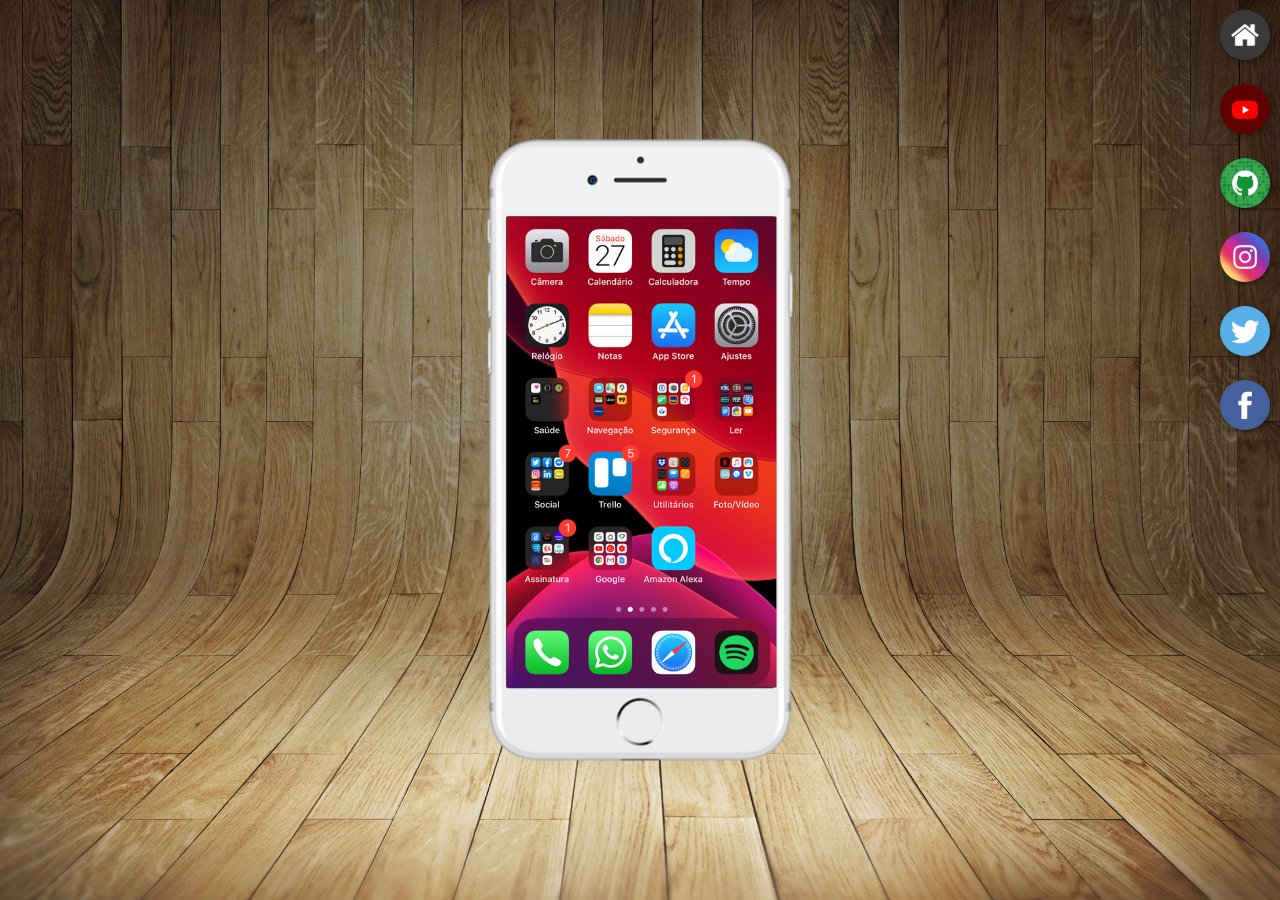
<file: index.html>
<!DOCTYPE html>
<html lang="pt-br">
<head>
    <meta charset="UTF-8">
    <meta name="viewport" content="width=device-width, initial-scale=1.0">
    <link rel="shortcut icon" href="favicon.ico" type="image/x-icon">
    <link rel="stylesheet" href="estilos/style.css">
    <title>Projeto Redes Sociais</title>
</head>
<body>
    <main>
        <section id="telefone">
            <iframe src="home.html" frameborder="0" name="tela" id="tela">
                <p>Seu navegador não é compativel com isso.</p>
            </iframe>
        </section>
        <section id="redes-sociais">
            <a href="home.html" target="tela"><img src="imagens/logo-home.jpg" alt=""></a><br>
            <a href="youtube.html" target="tela"><img src="imagens/logo-youtube.jpg" alt=""></a><br>
            <a href="github.html" target="tela"><img src="imagens/logo-github.jpg" alt=""></a><br>
            <a href="instagram..html" target="tela"><img src="imagens/logo-instagram.jpg" alt=""></a><br>
            <a href="twitter.html" target="tela"> <img src="imagens/logo-twitter.jpg" alt=""></a><br>
            <a href="facebook.html" target="tela"><img src="imagens/logo-facebook.jpg" alt=""></a>
        </section>
    </main>
</body>
</html>
</file>
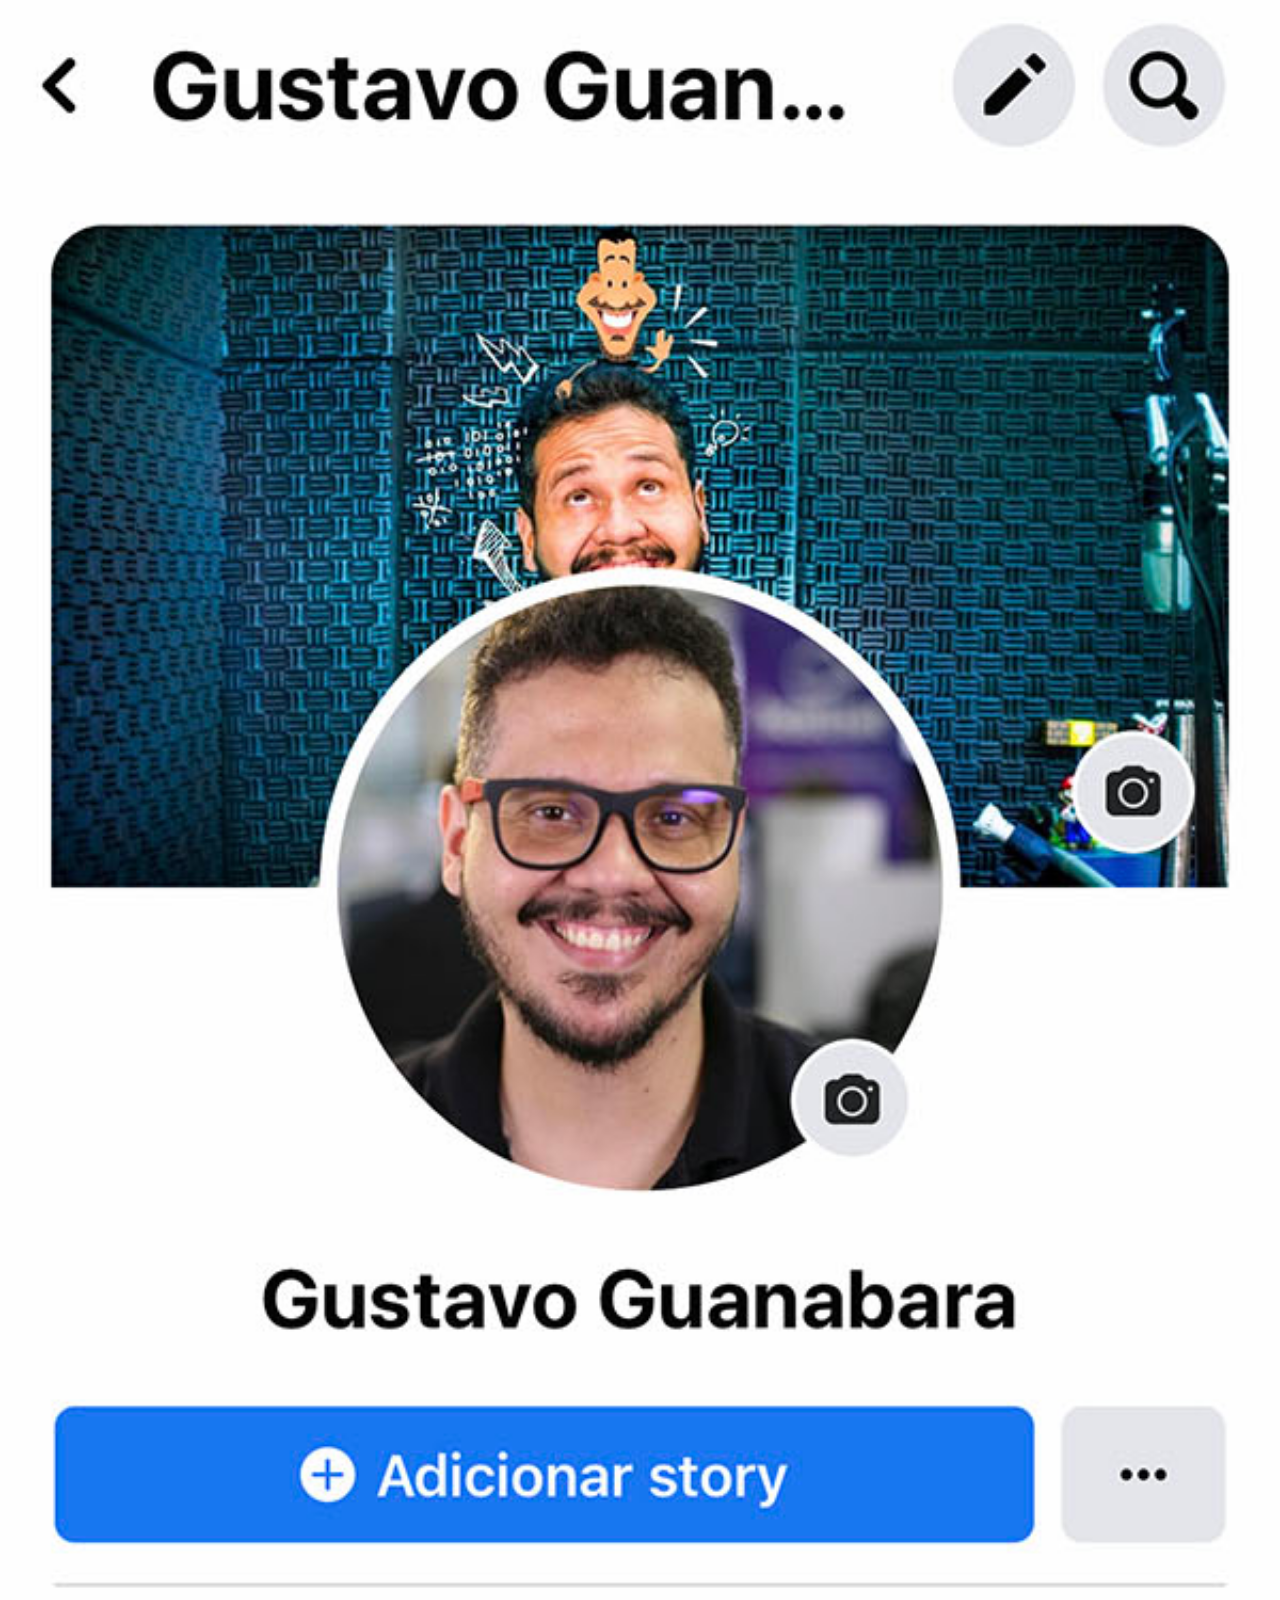
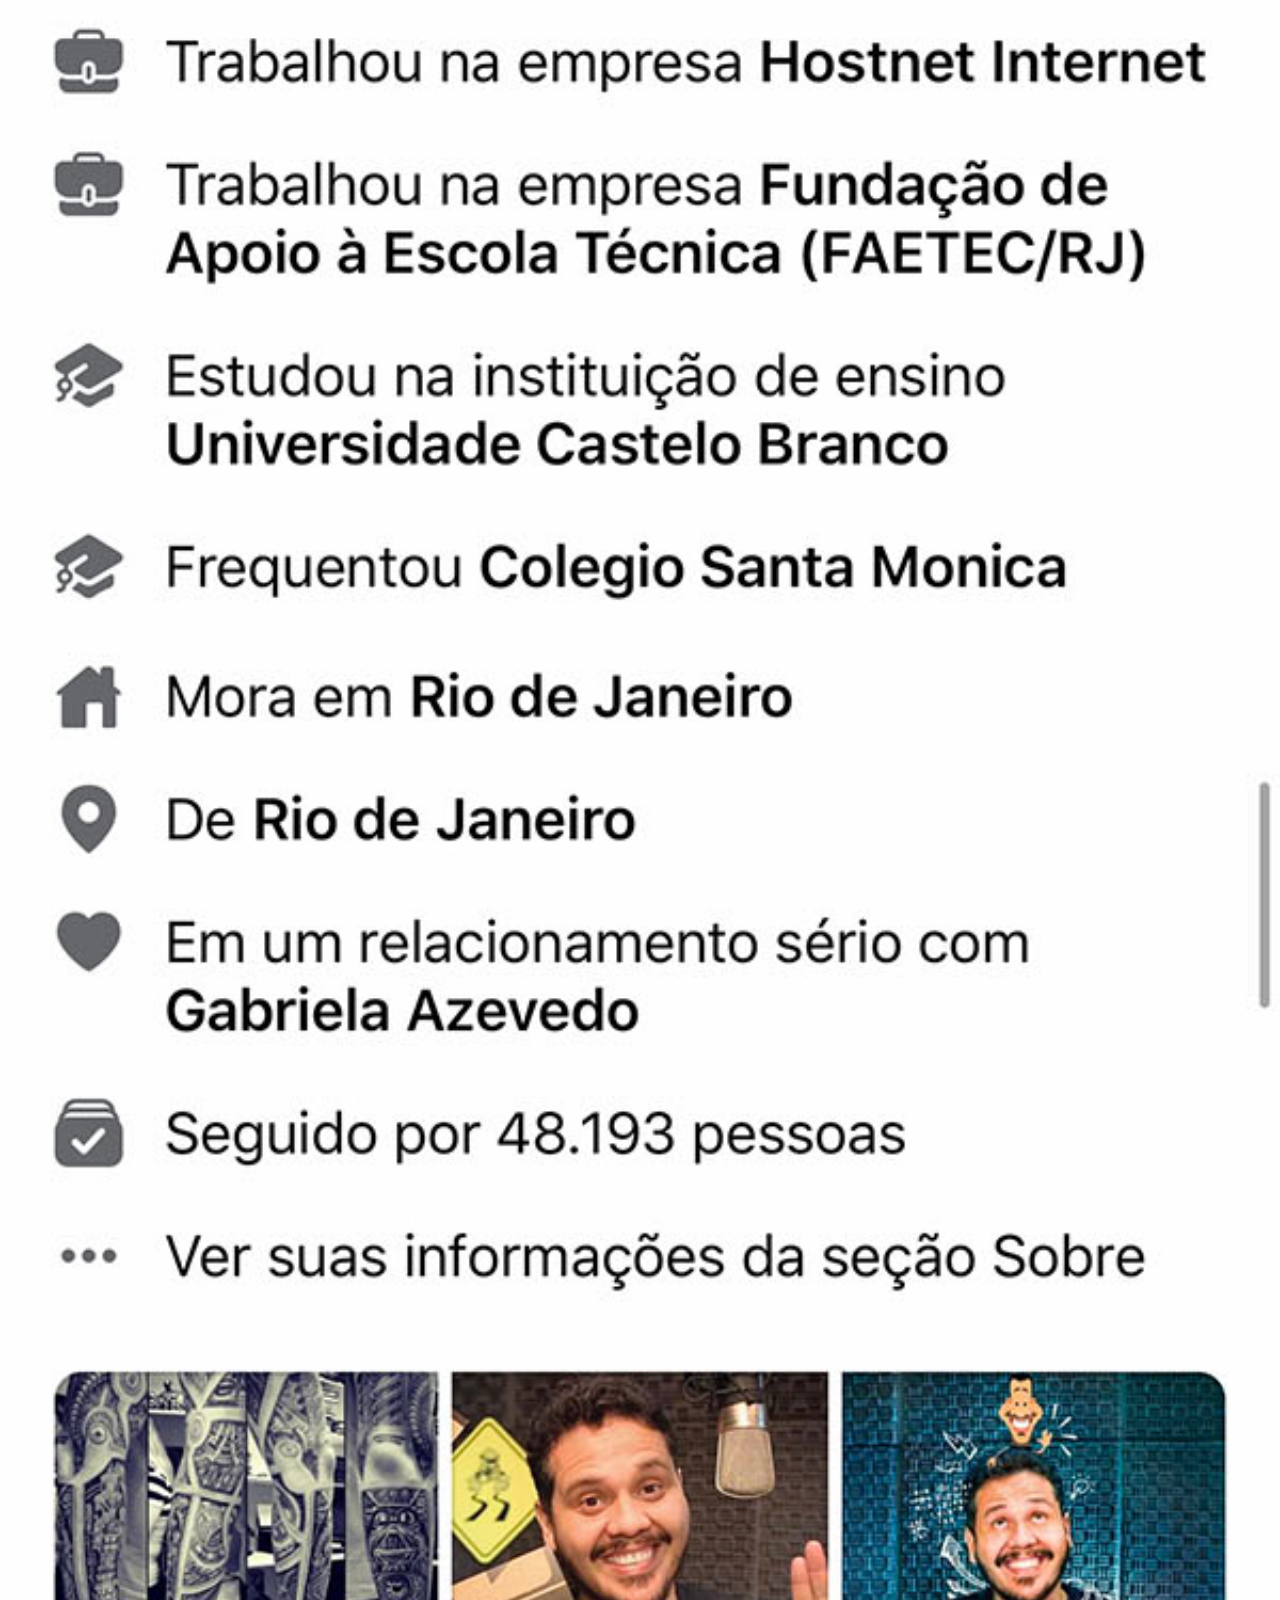
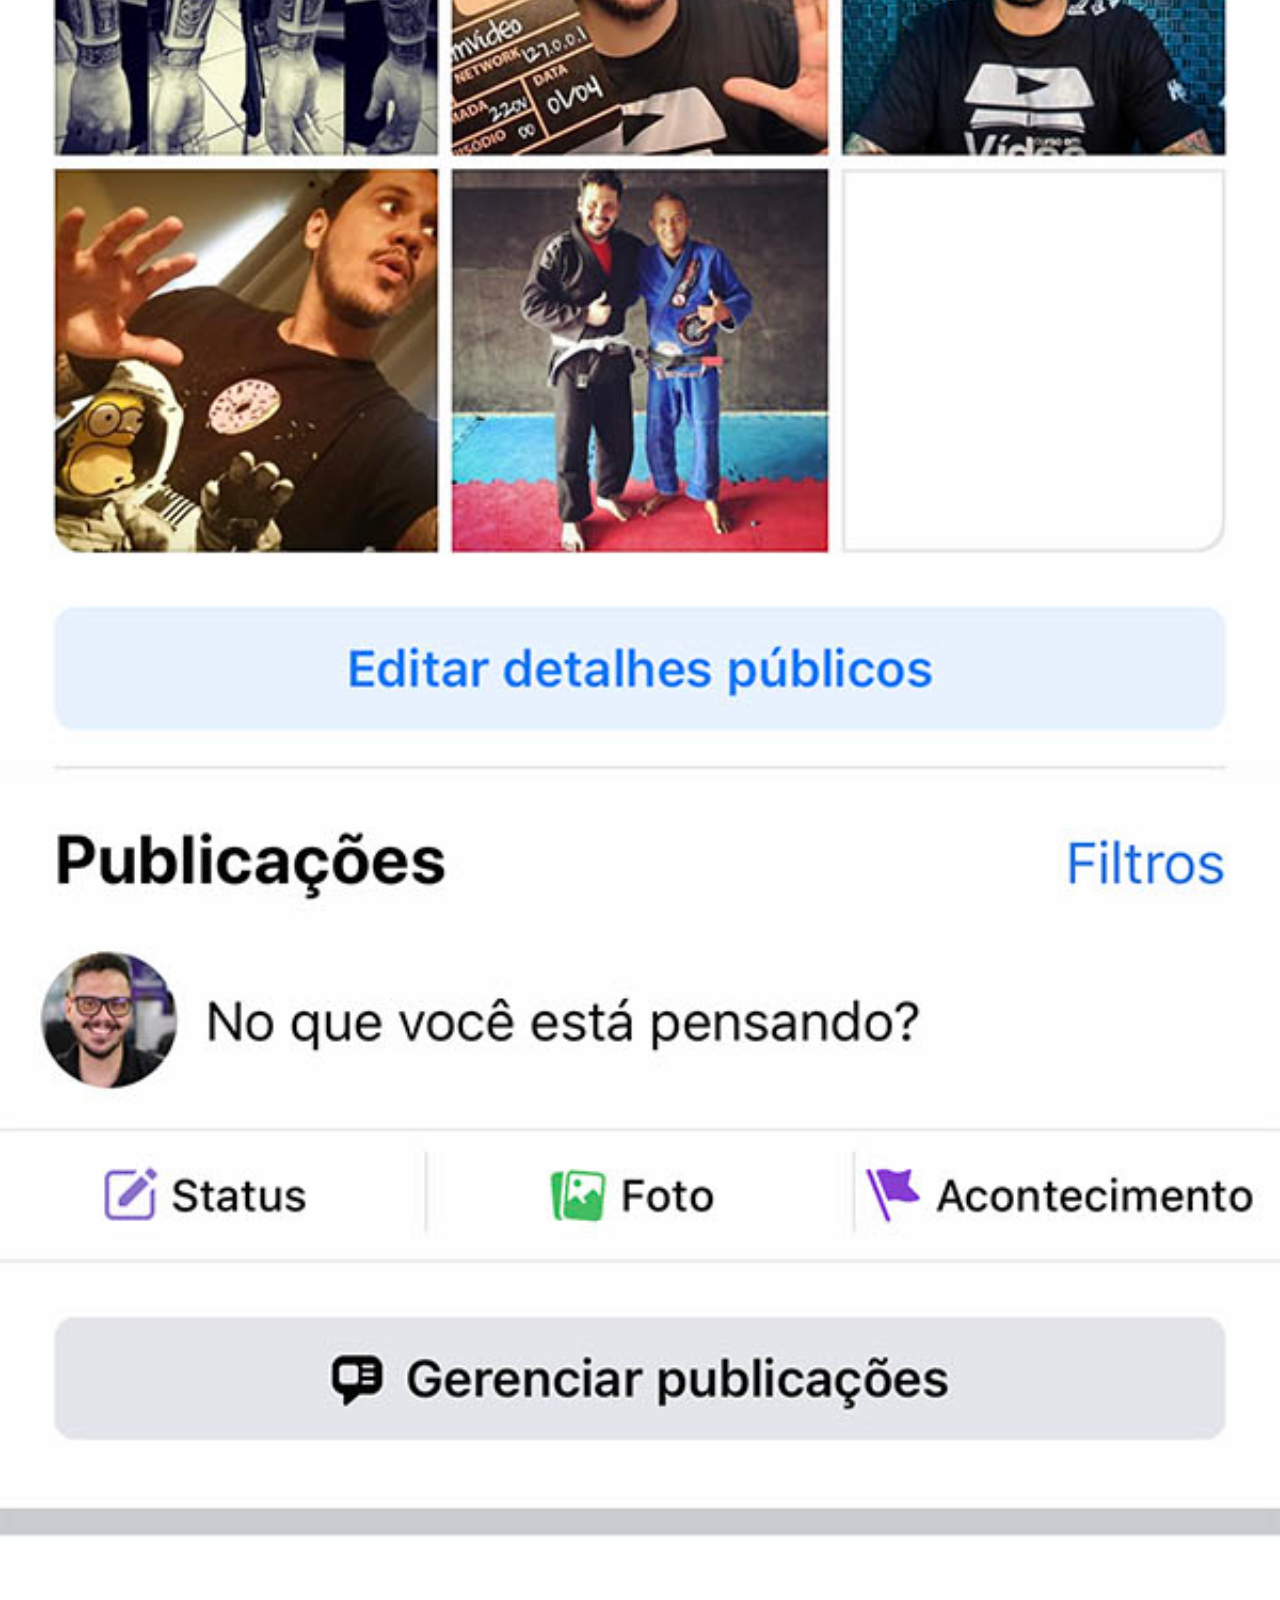
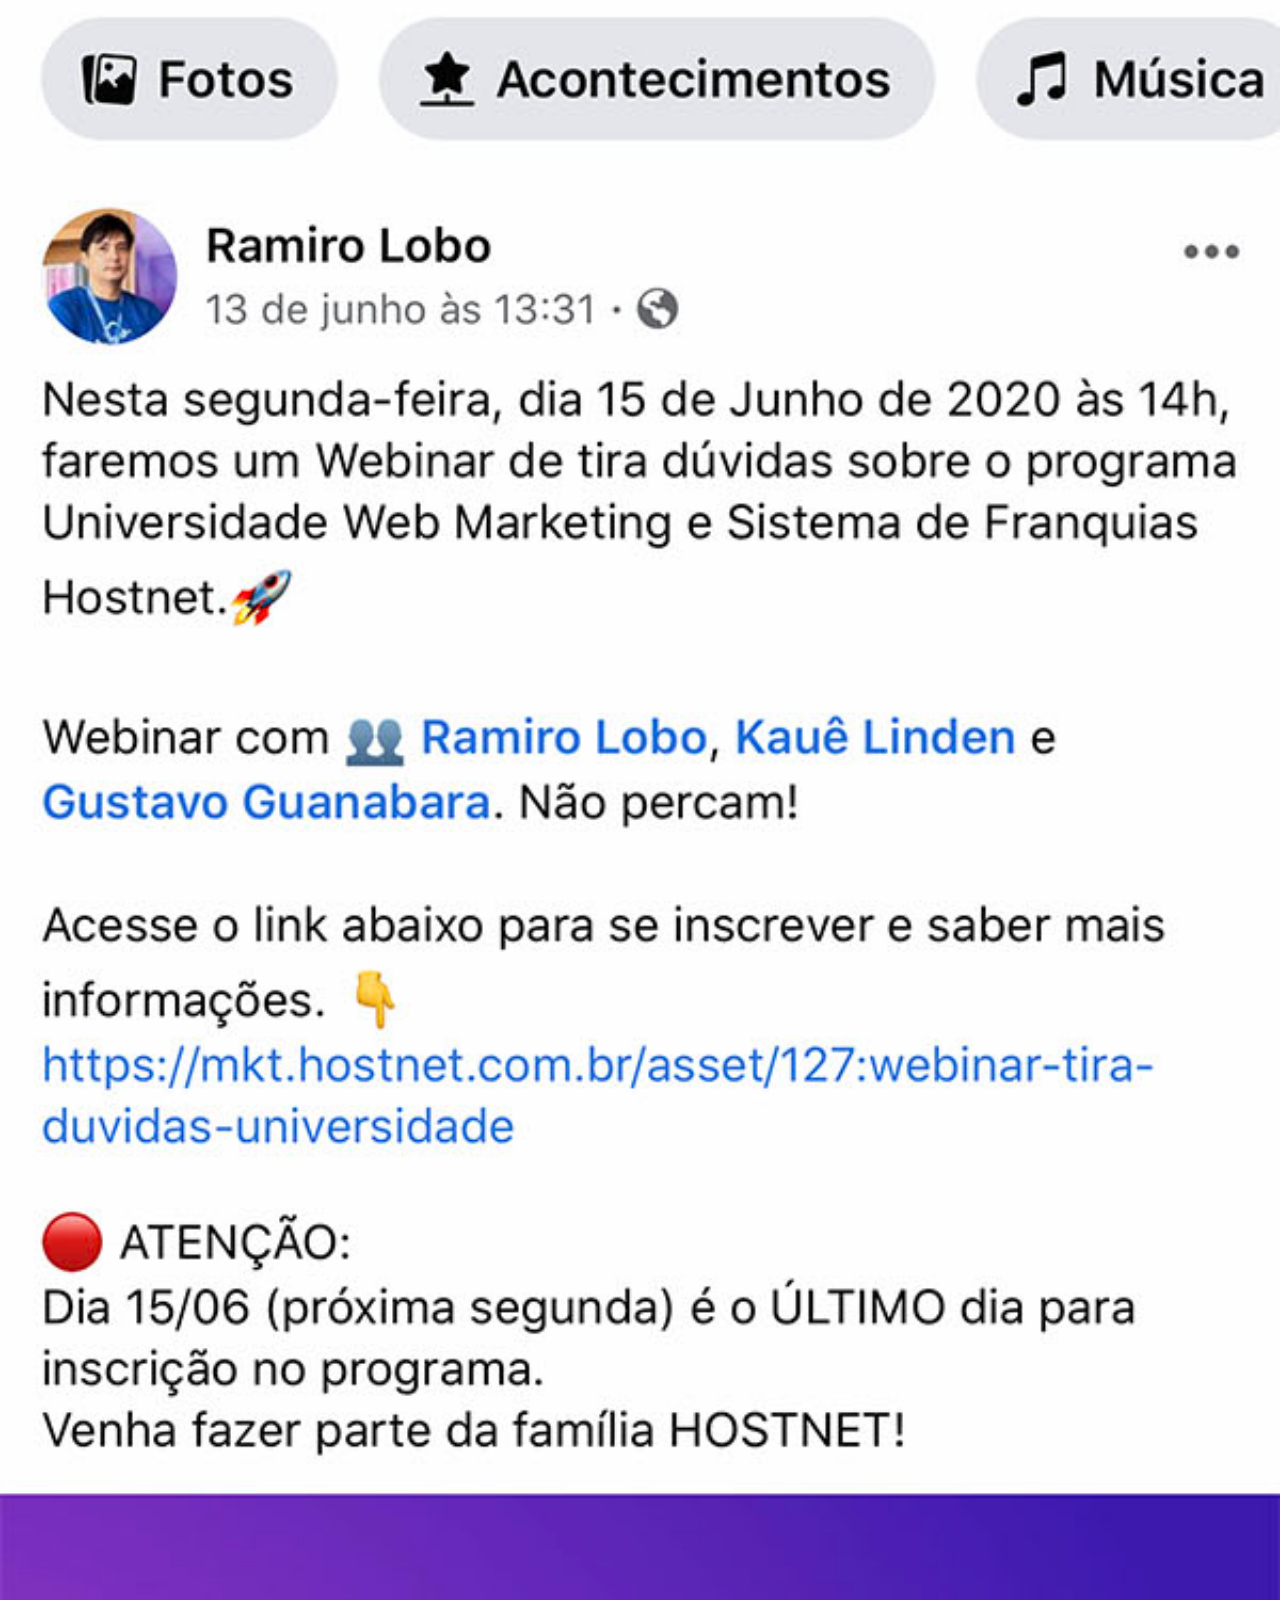
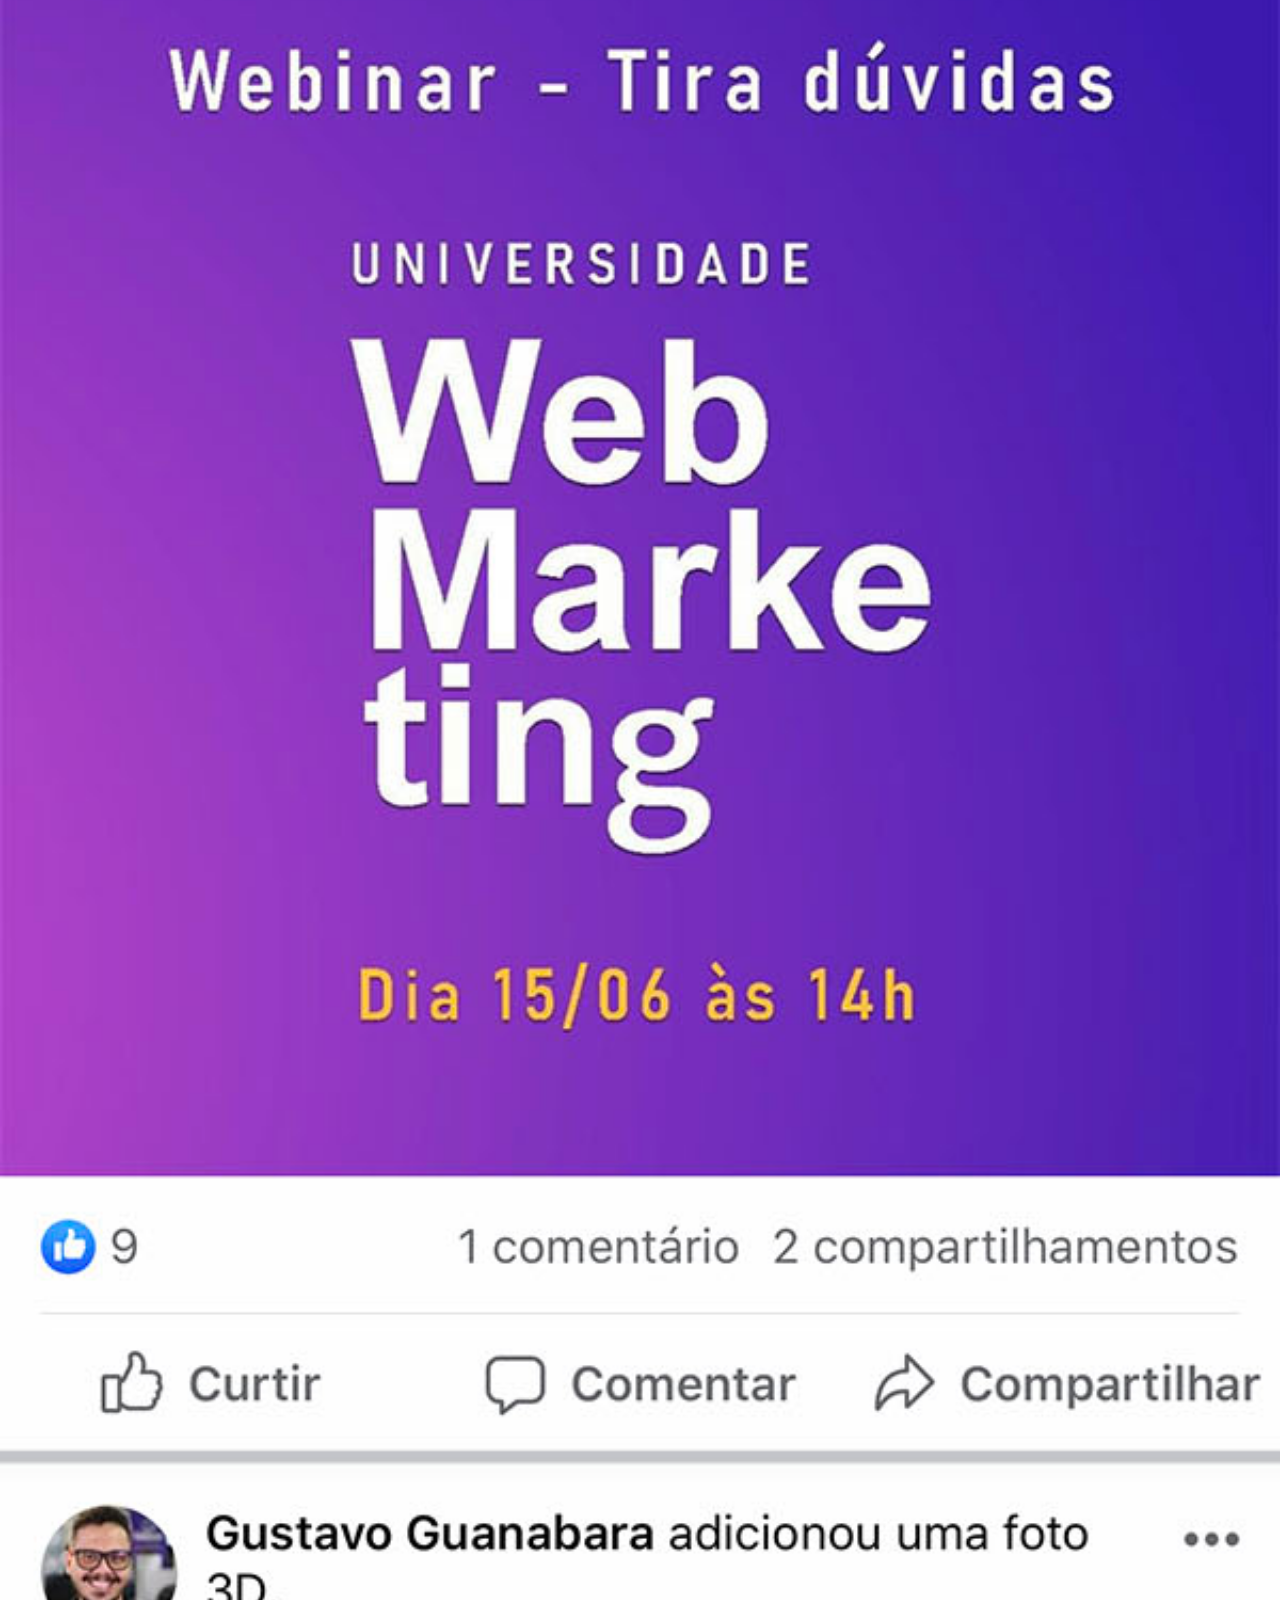
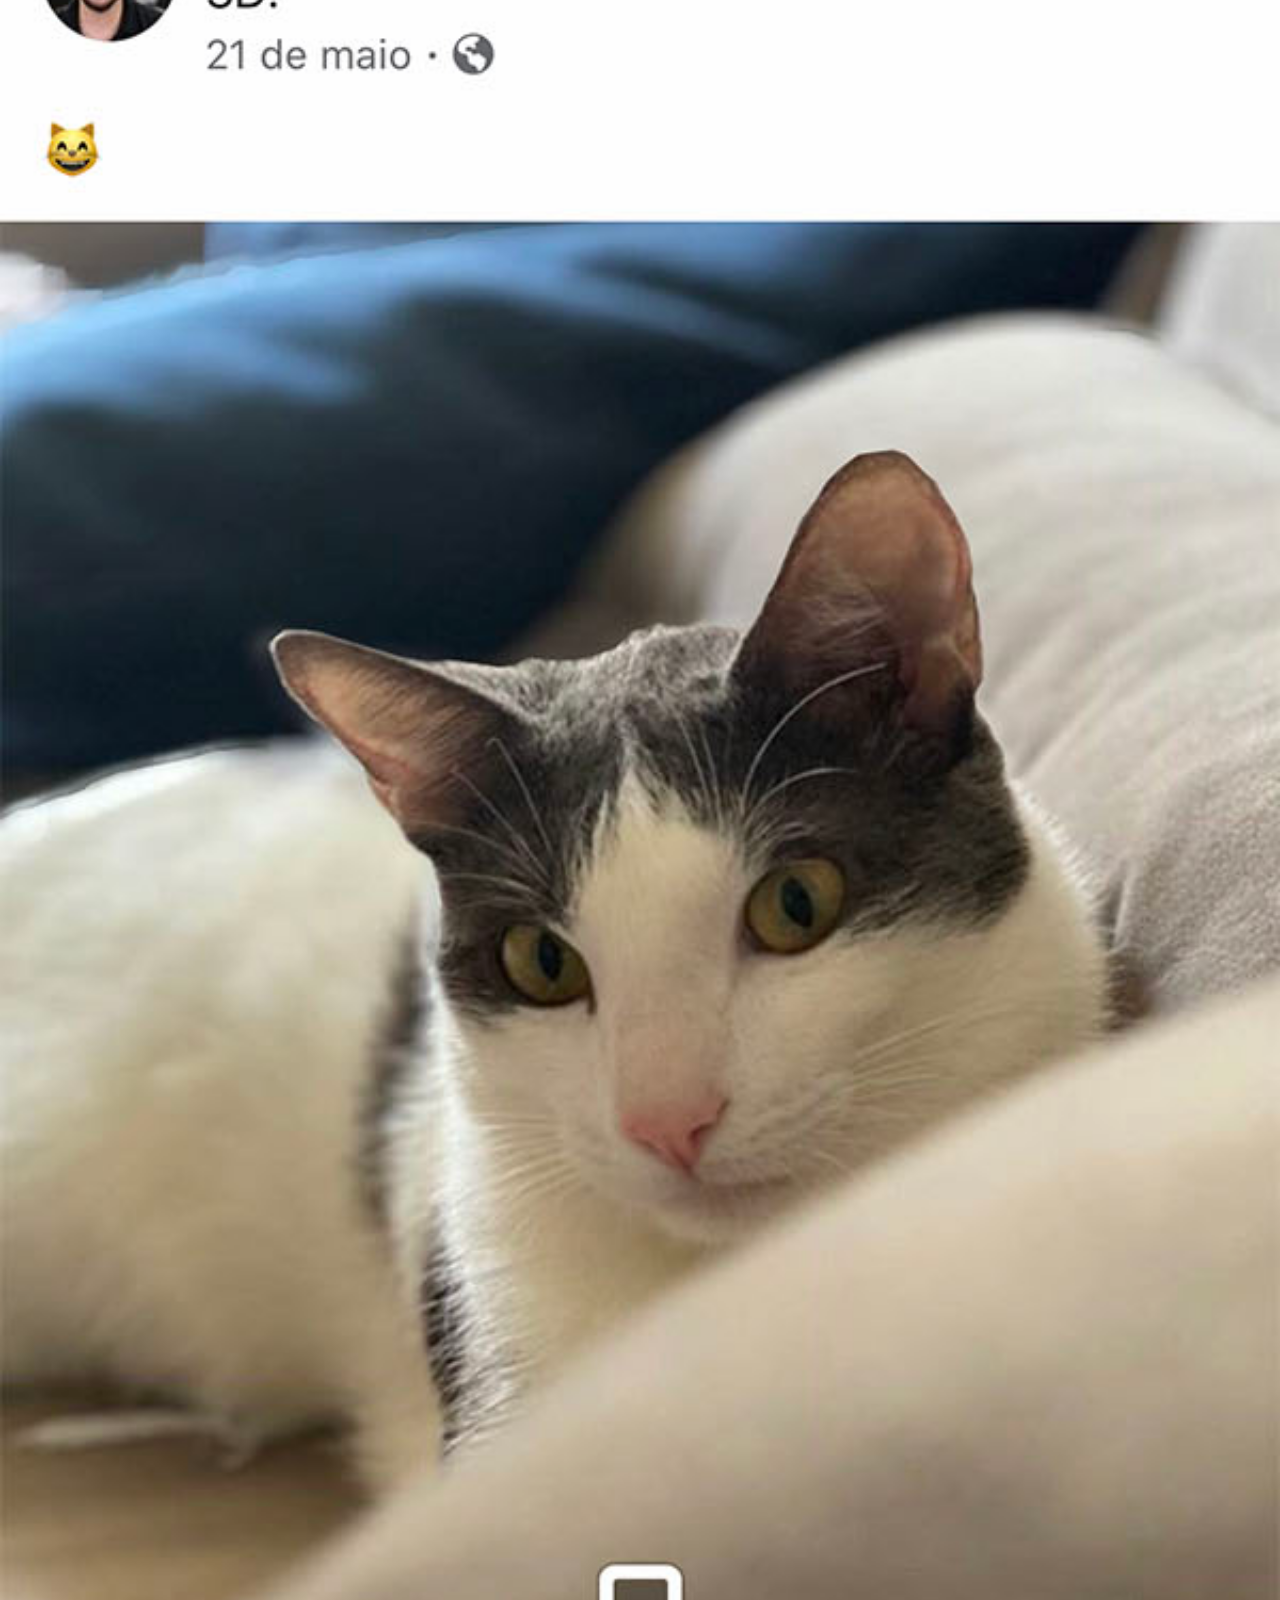
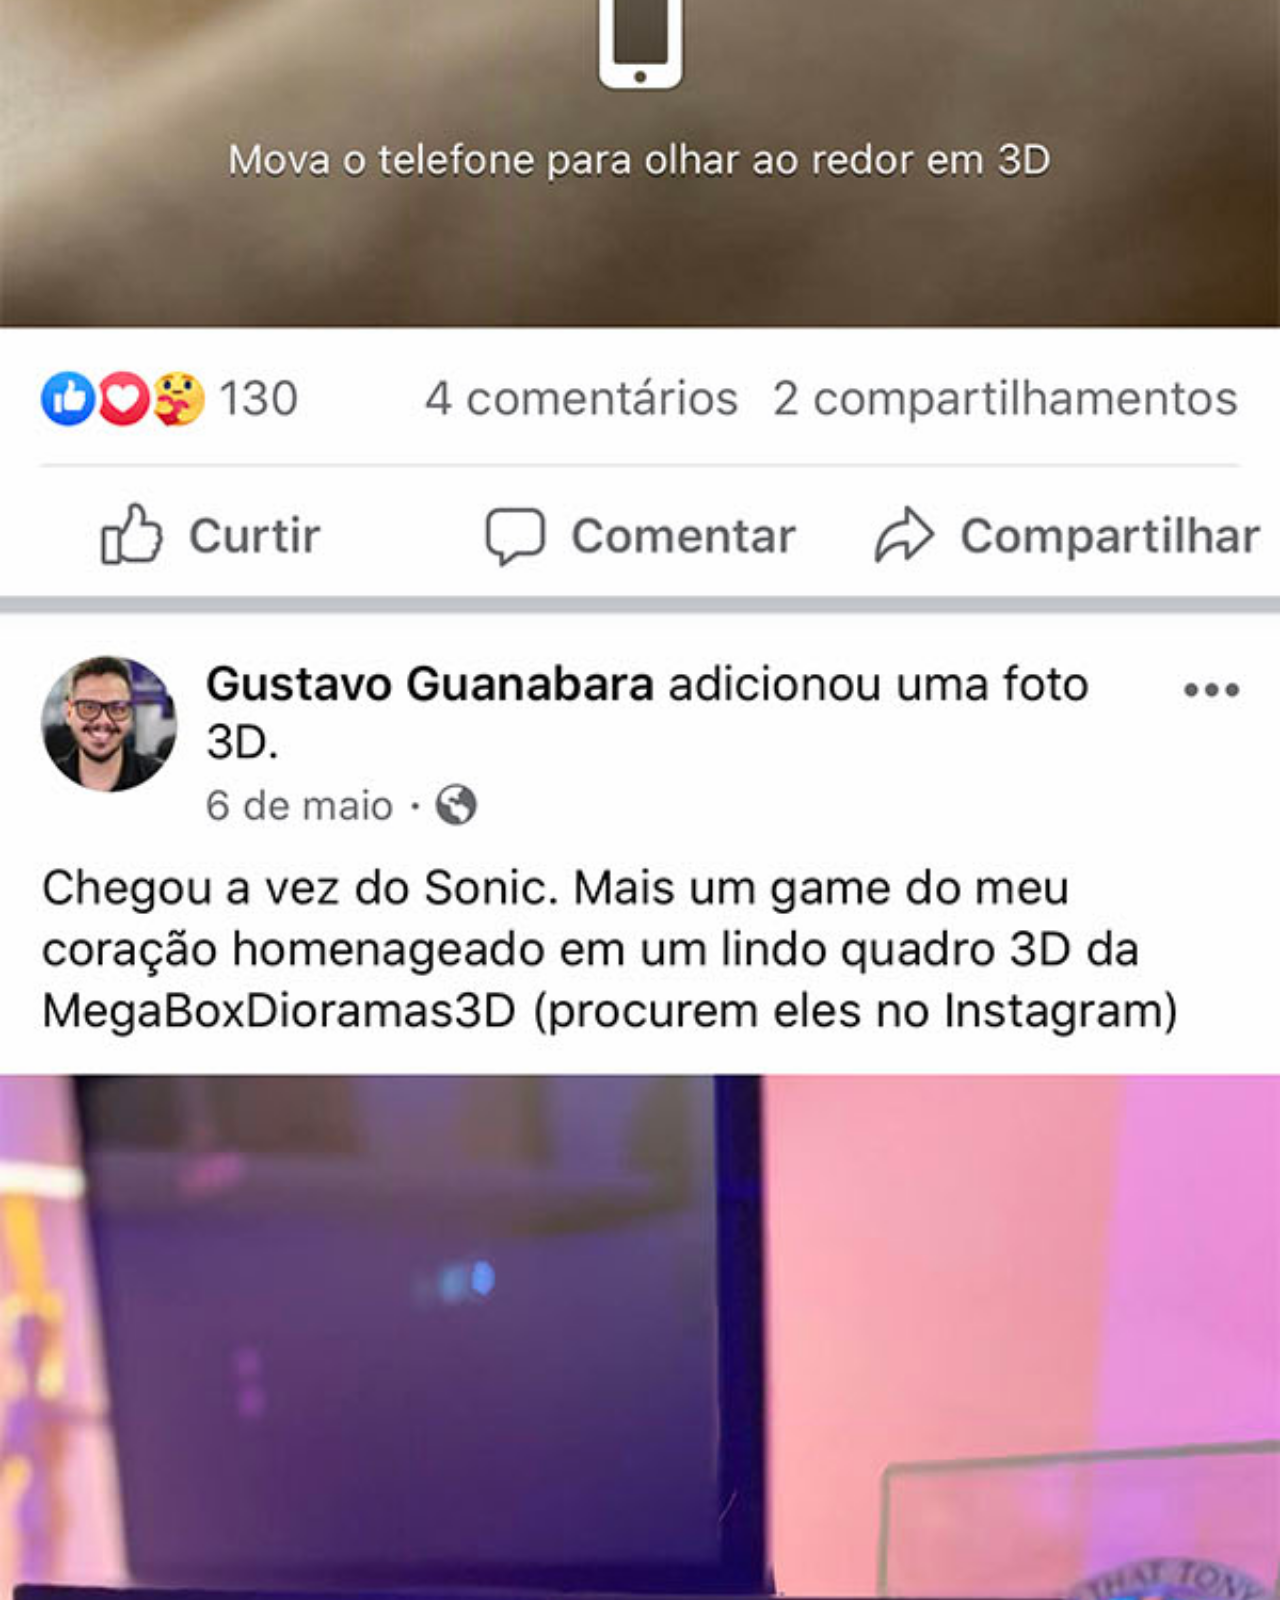
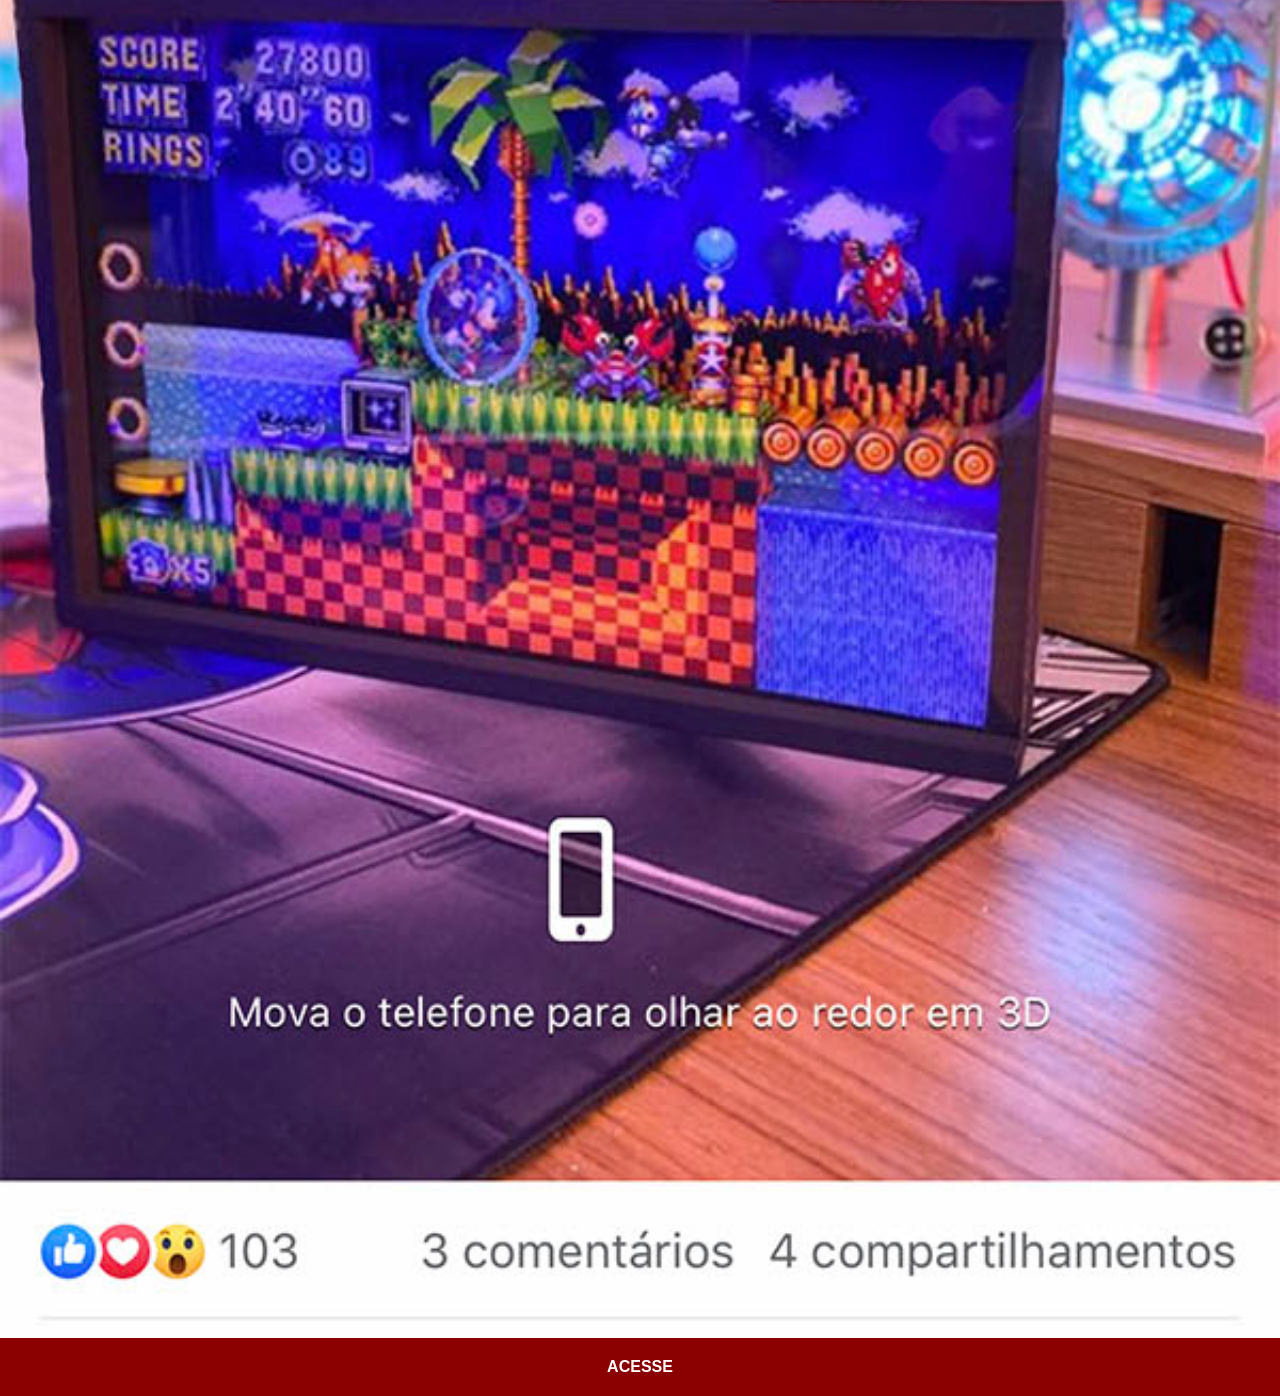
<file: facebook.html>
<!DOCTYPE html>
<html lang="pt-br">
<head>
    <meta charset="UTF-8">
    <meta name="viewport" content="width=device-width, initial-scale=1.0">
    <title>facebook</title>
    <link rel="stylesheet" href="estilos/social.css">
    <style>

        

    </style>
</head>
<body>
    <img src="imagens/tela-facebook.jpg"alt="facebook">
    <a href="https://www.facebook.com/gustavoguanabara/?locale=pt_BR" target="_blank">ACESSE</a>
</body>
</html>
</file>
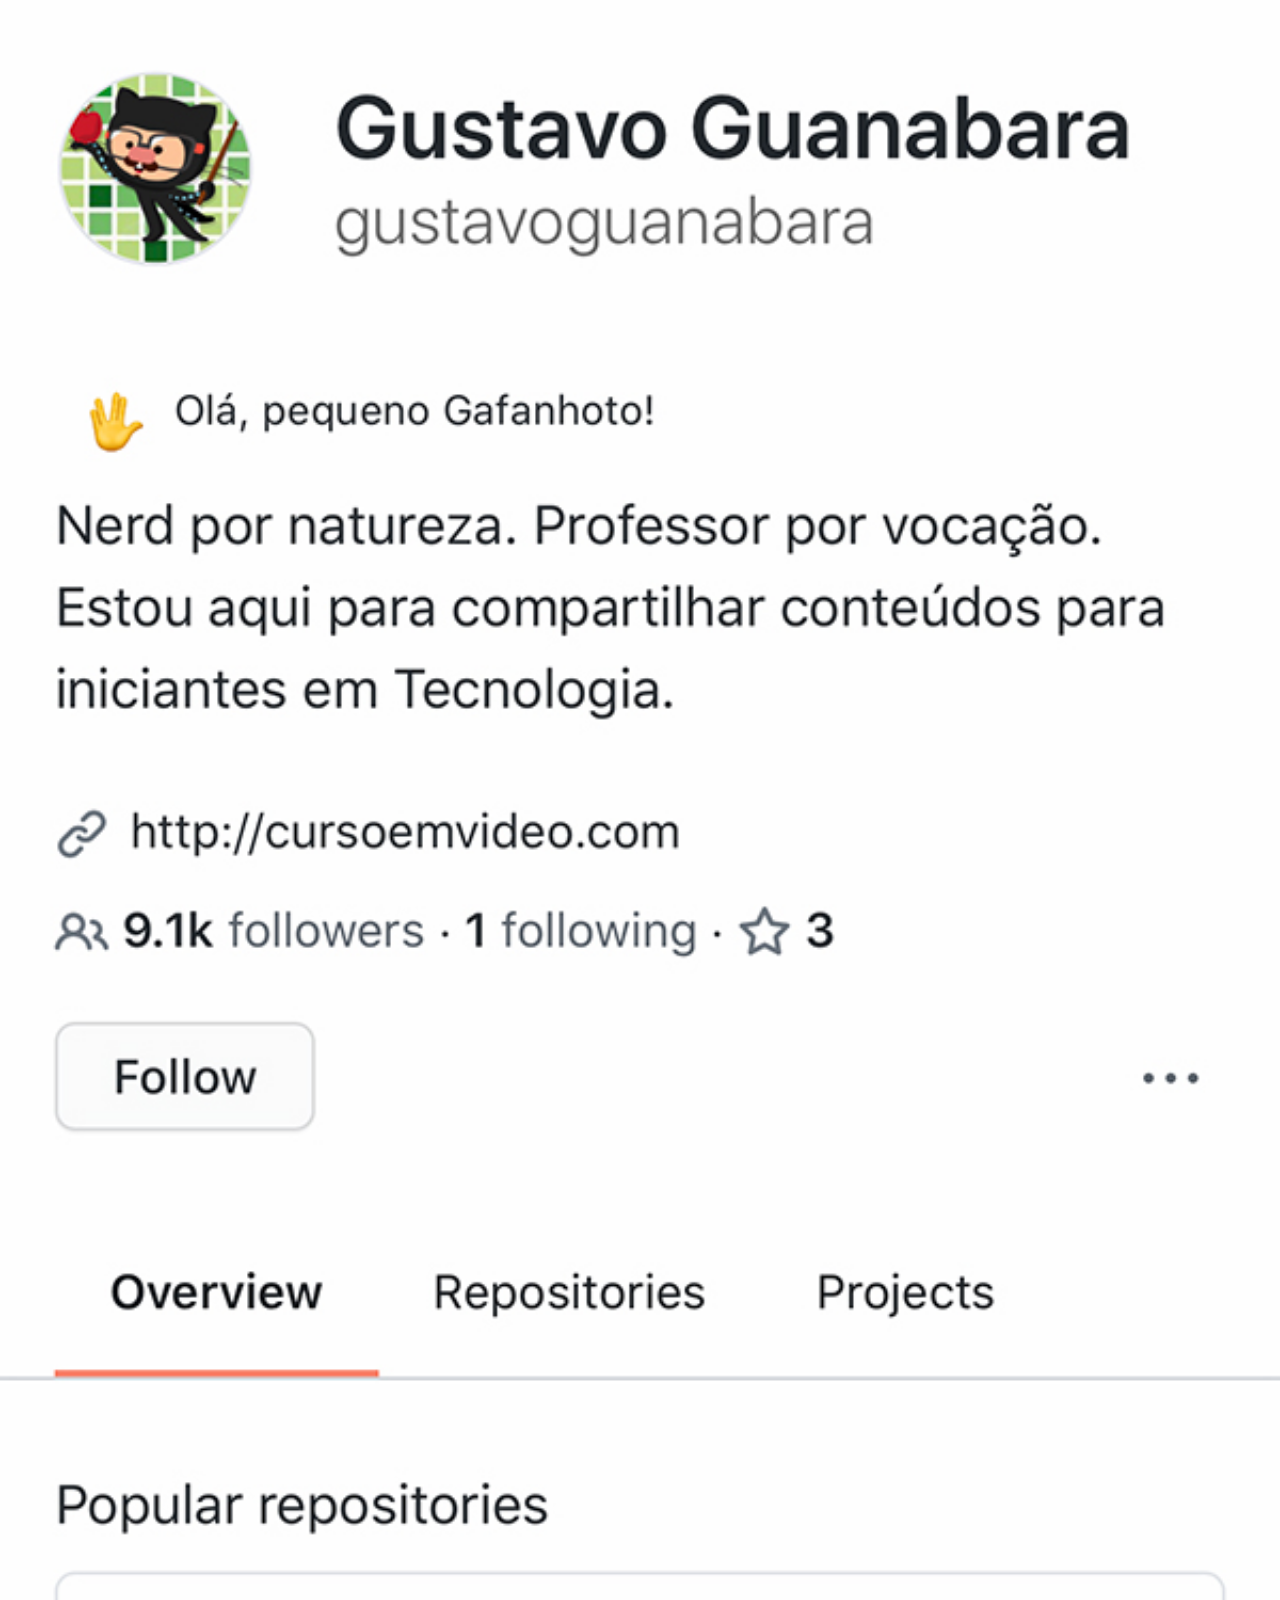
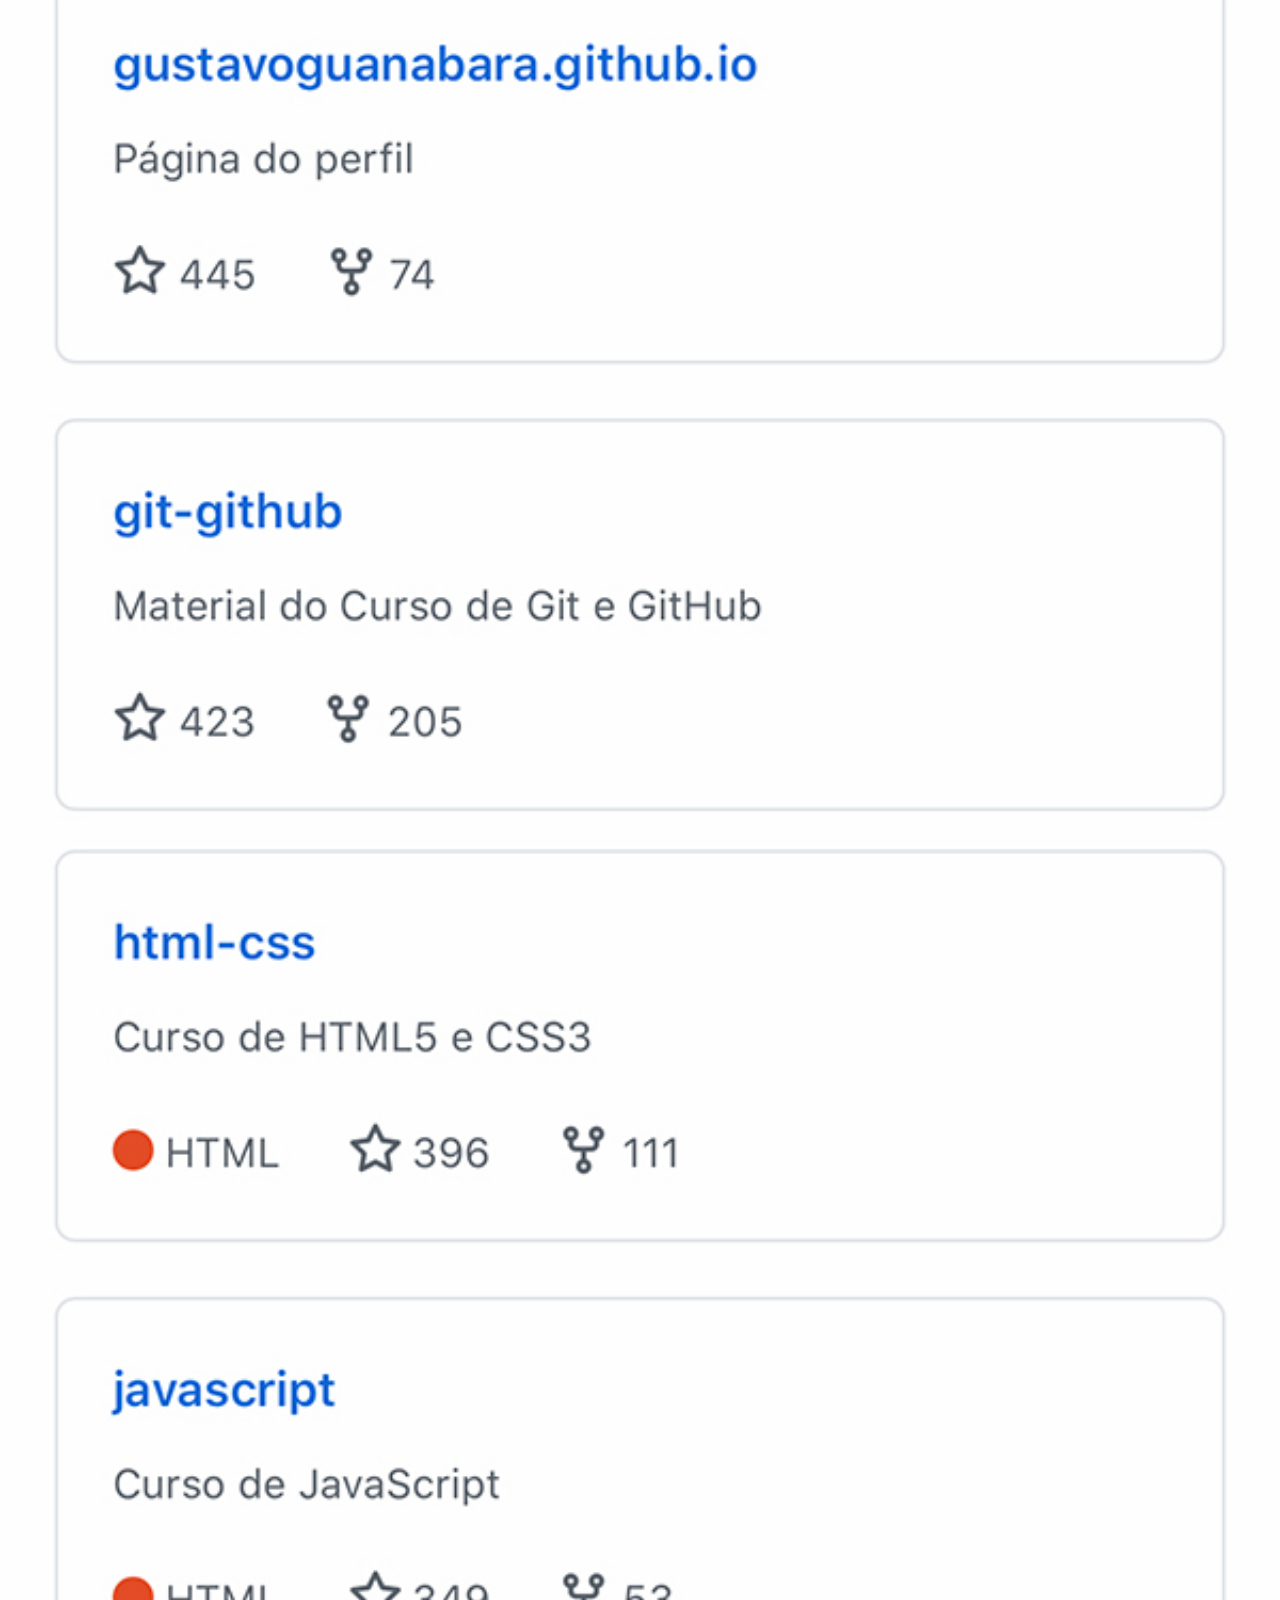
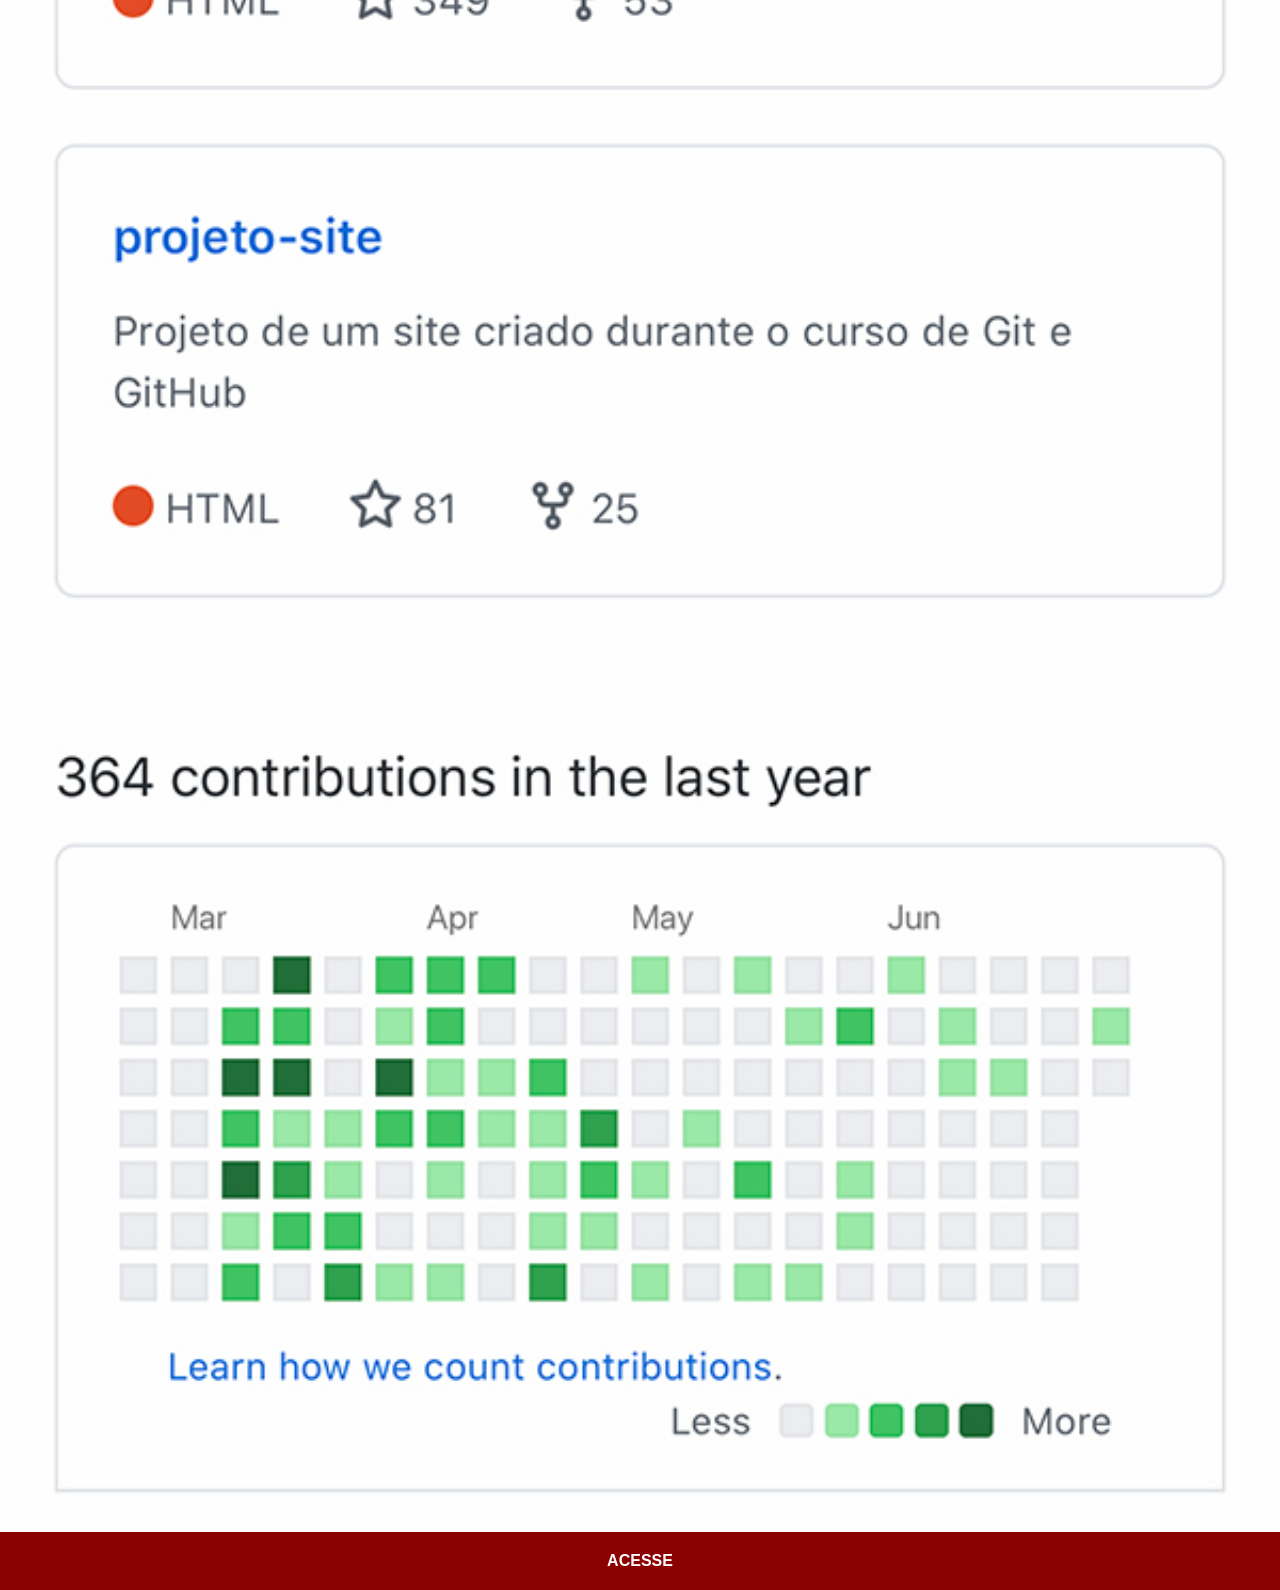
<file: github.html>
<!DOCTYPE html>
<html lang="pt-br">
<head>
    <meta charset="UTF-8">
    <meta name="viewport" content="width=device-width, initial-scale=1.0">
    <title>GitHub</title>
    <link rel="stylesheet" href="estilos/social.css">
</head>
<body>
    <img src="imagens/tela-github.jpg"alt="GitHub">
    <a href="https://github.com/gustavoguanabara" target="_blank">ACESSE</a>
</body>
</html>
</file>
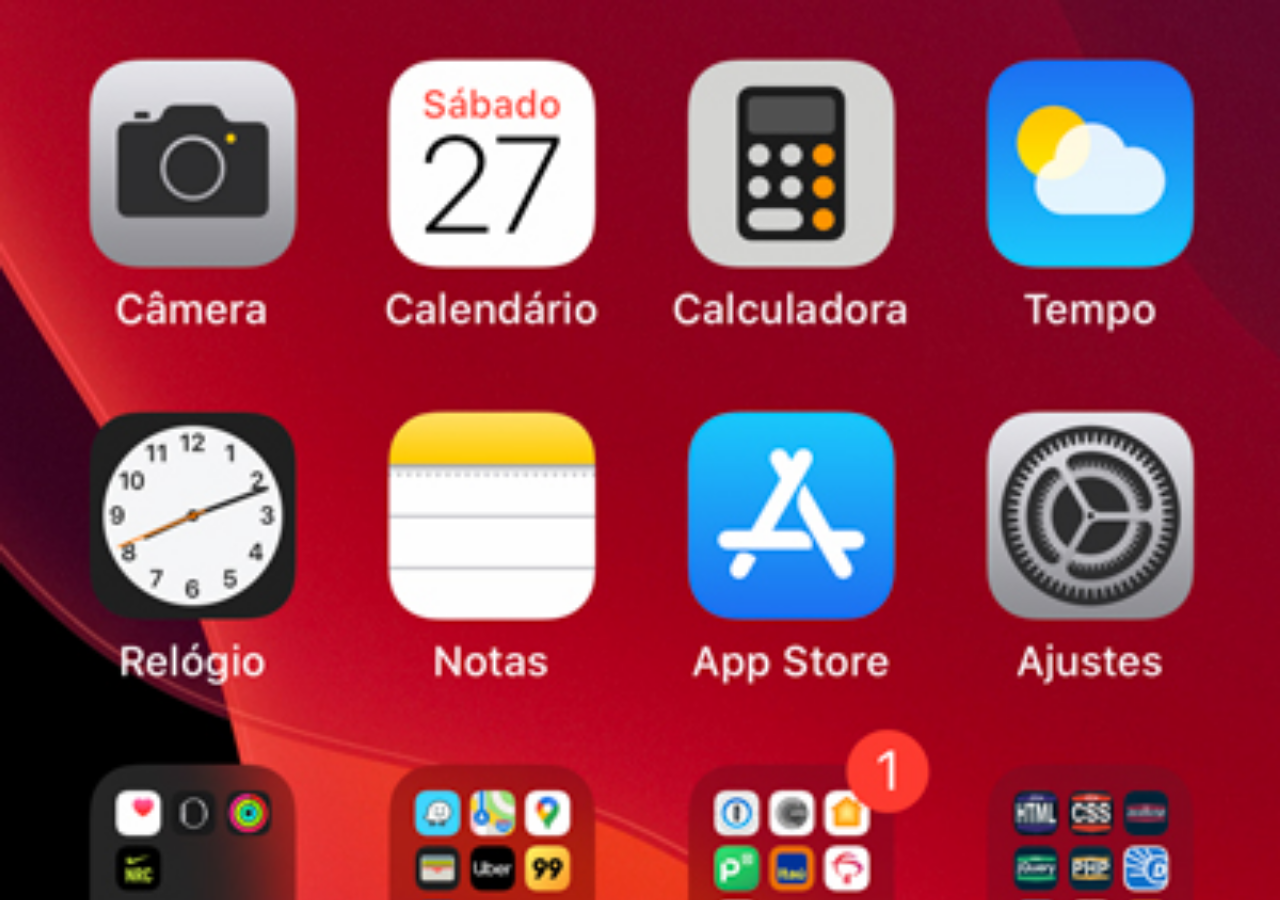
<file: home.html>
<!DOCTYPE html>
<html lang="pt-br">
<head>
    <meta charset="UTF-8">
    <meta name="viewport" content="width=device-width, initial-scale=1.0">
    <title>Home</title>
    <style>
        *{
            margin: 0px;
            padding: 0px;
        }

        body{
            width: 100vw;
            height: 100vh;
            background: black url(imagens/tela-home.jpg) no-repeat top center;
            background-size: cover;
        }
    </style>
</head>
<body>
    
</body>
</html>
</file>
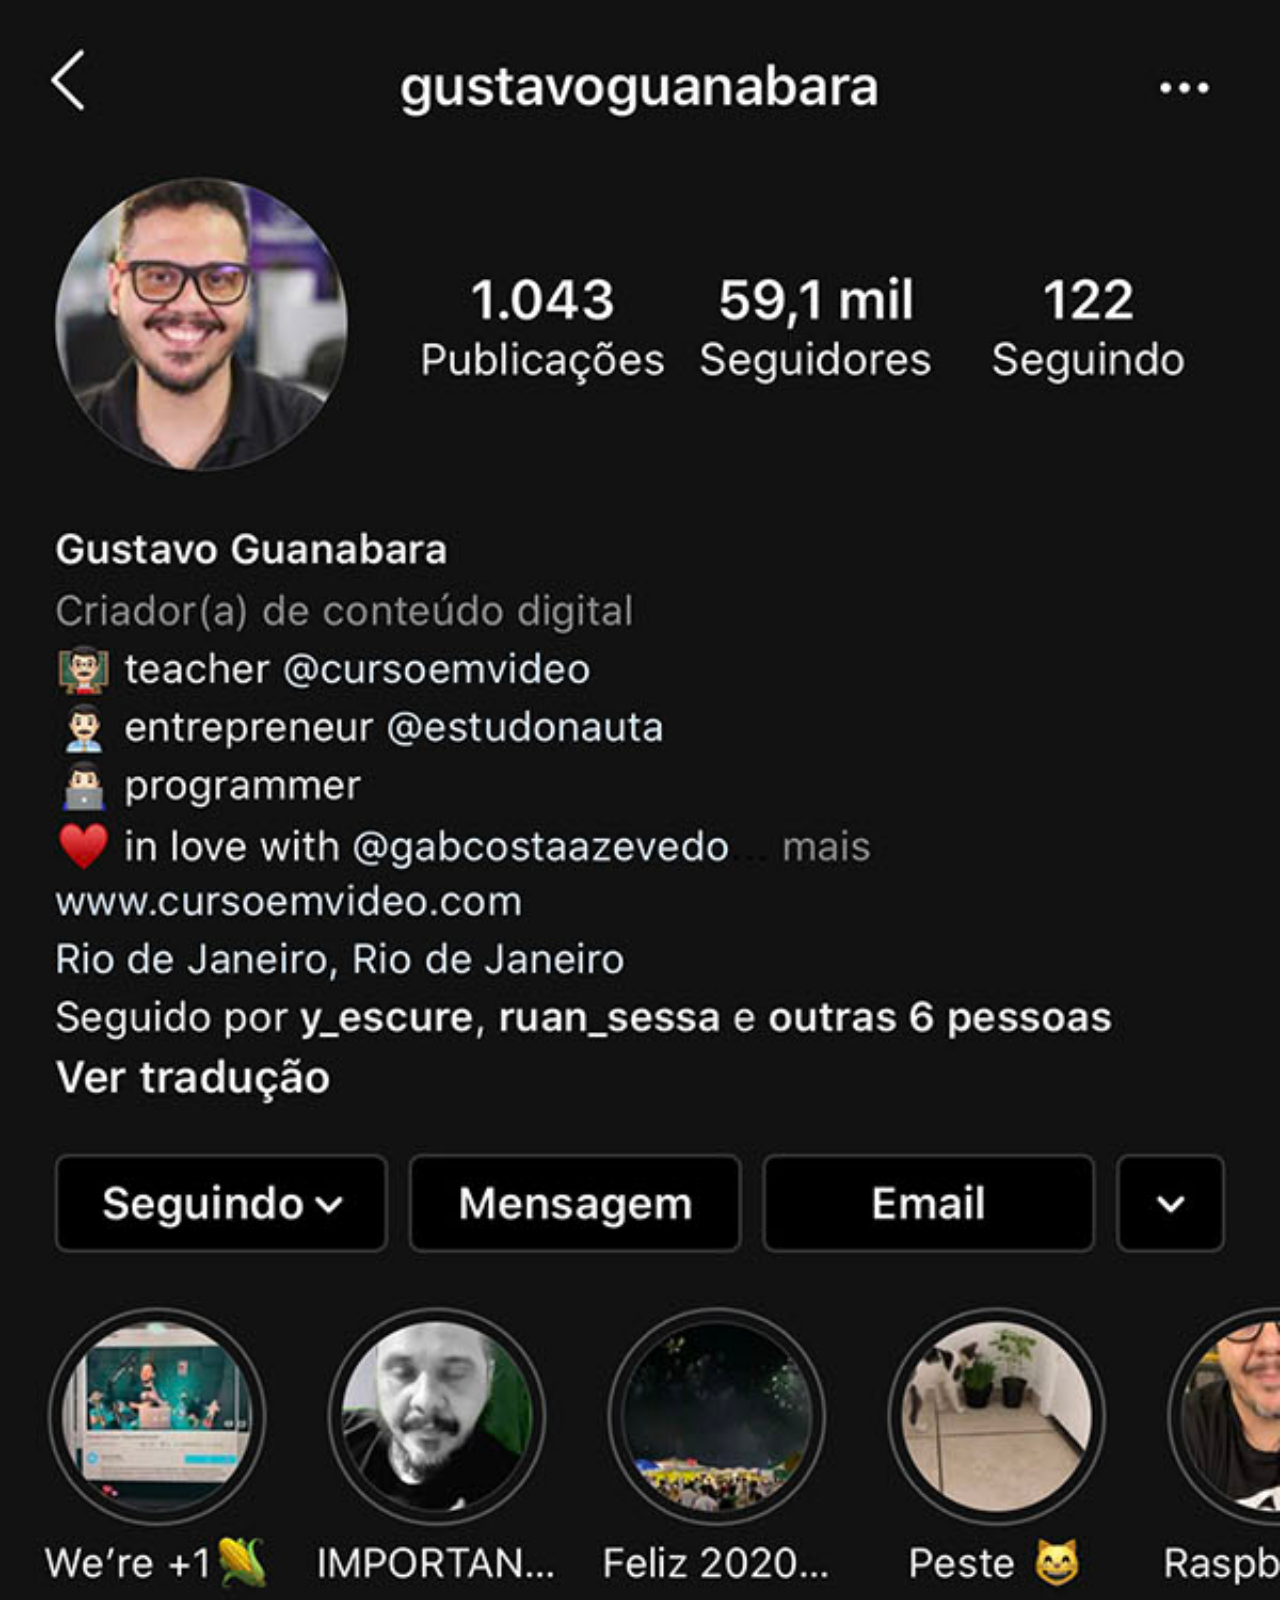
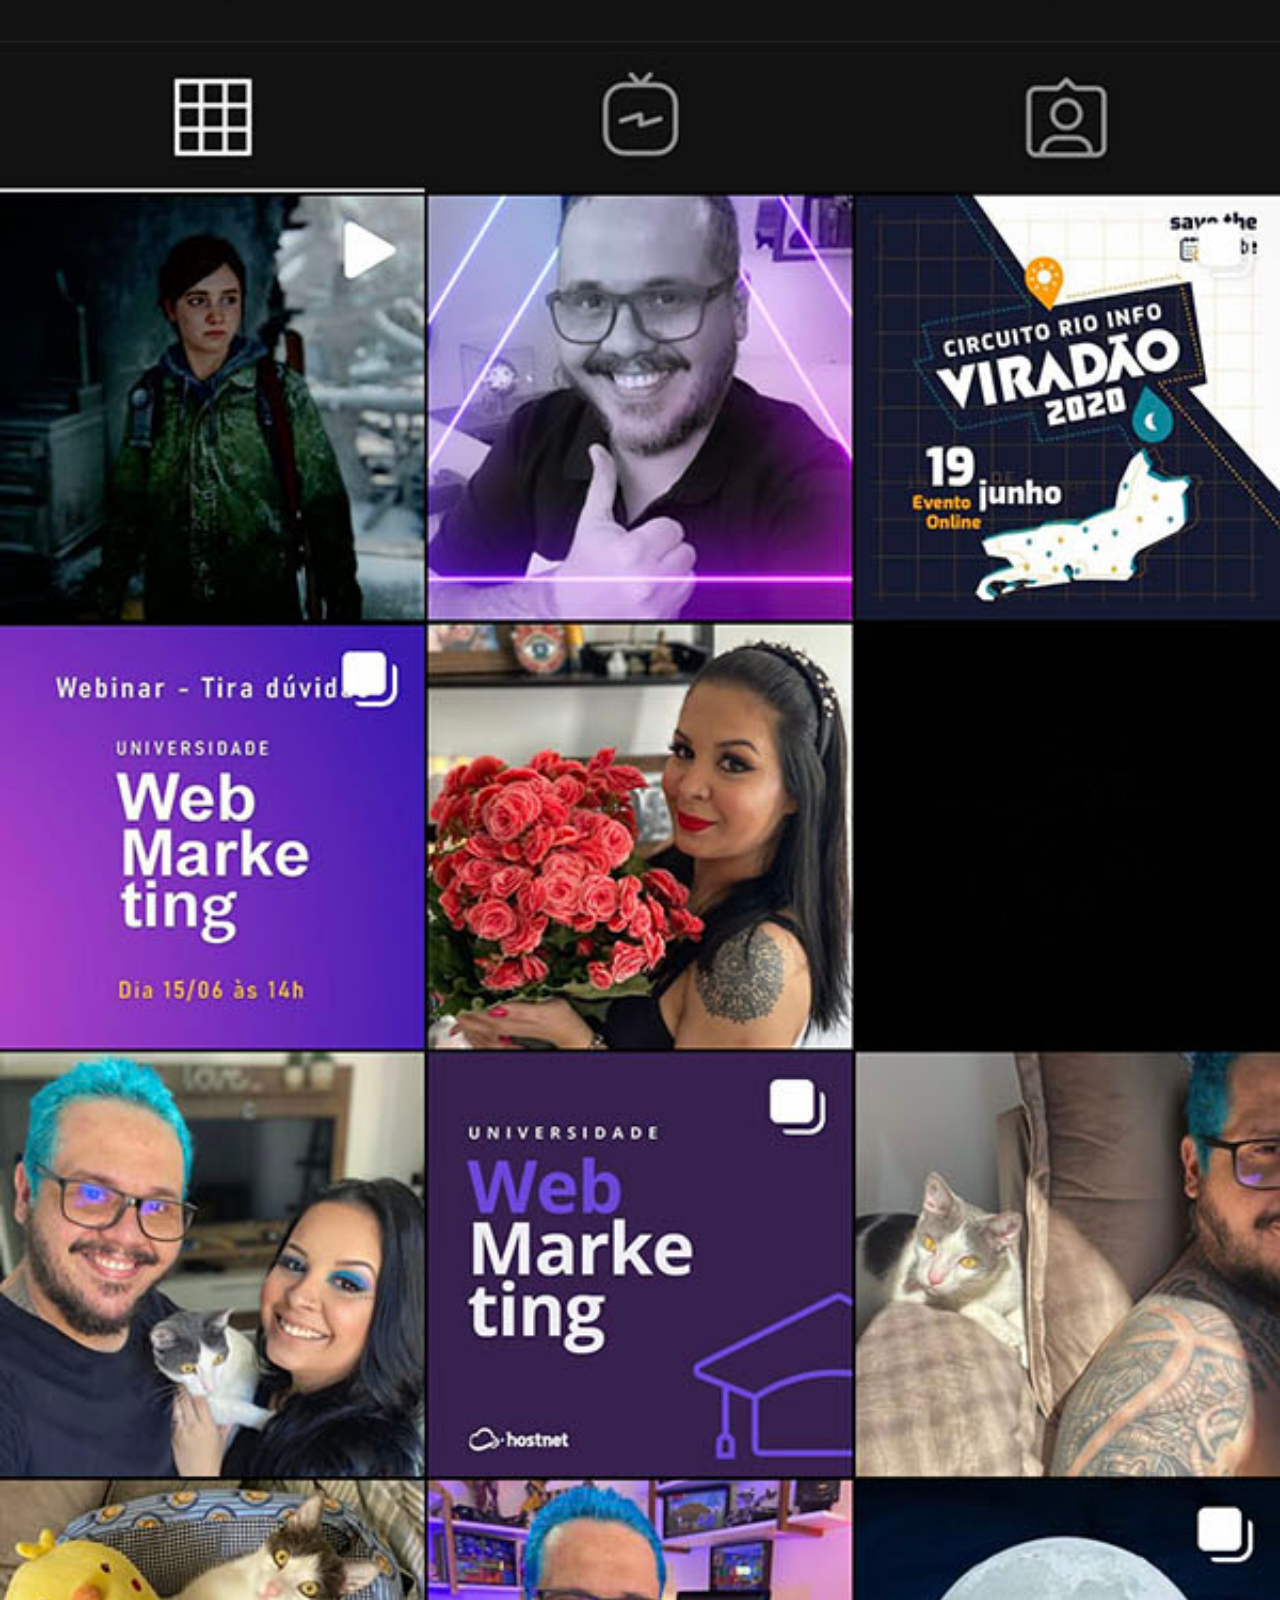
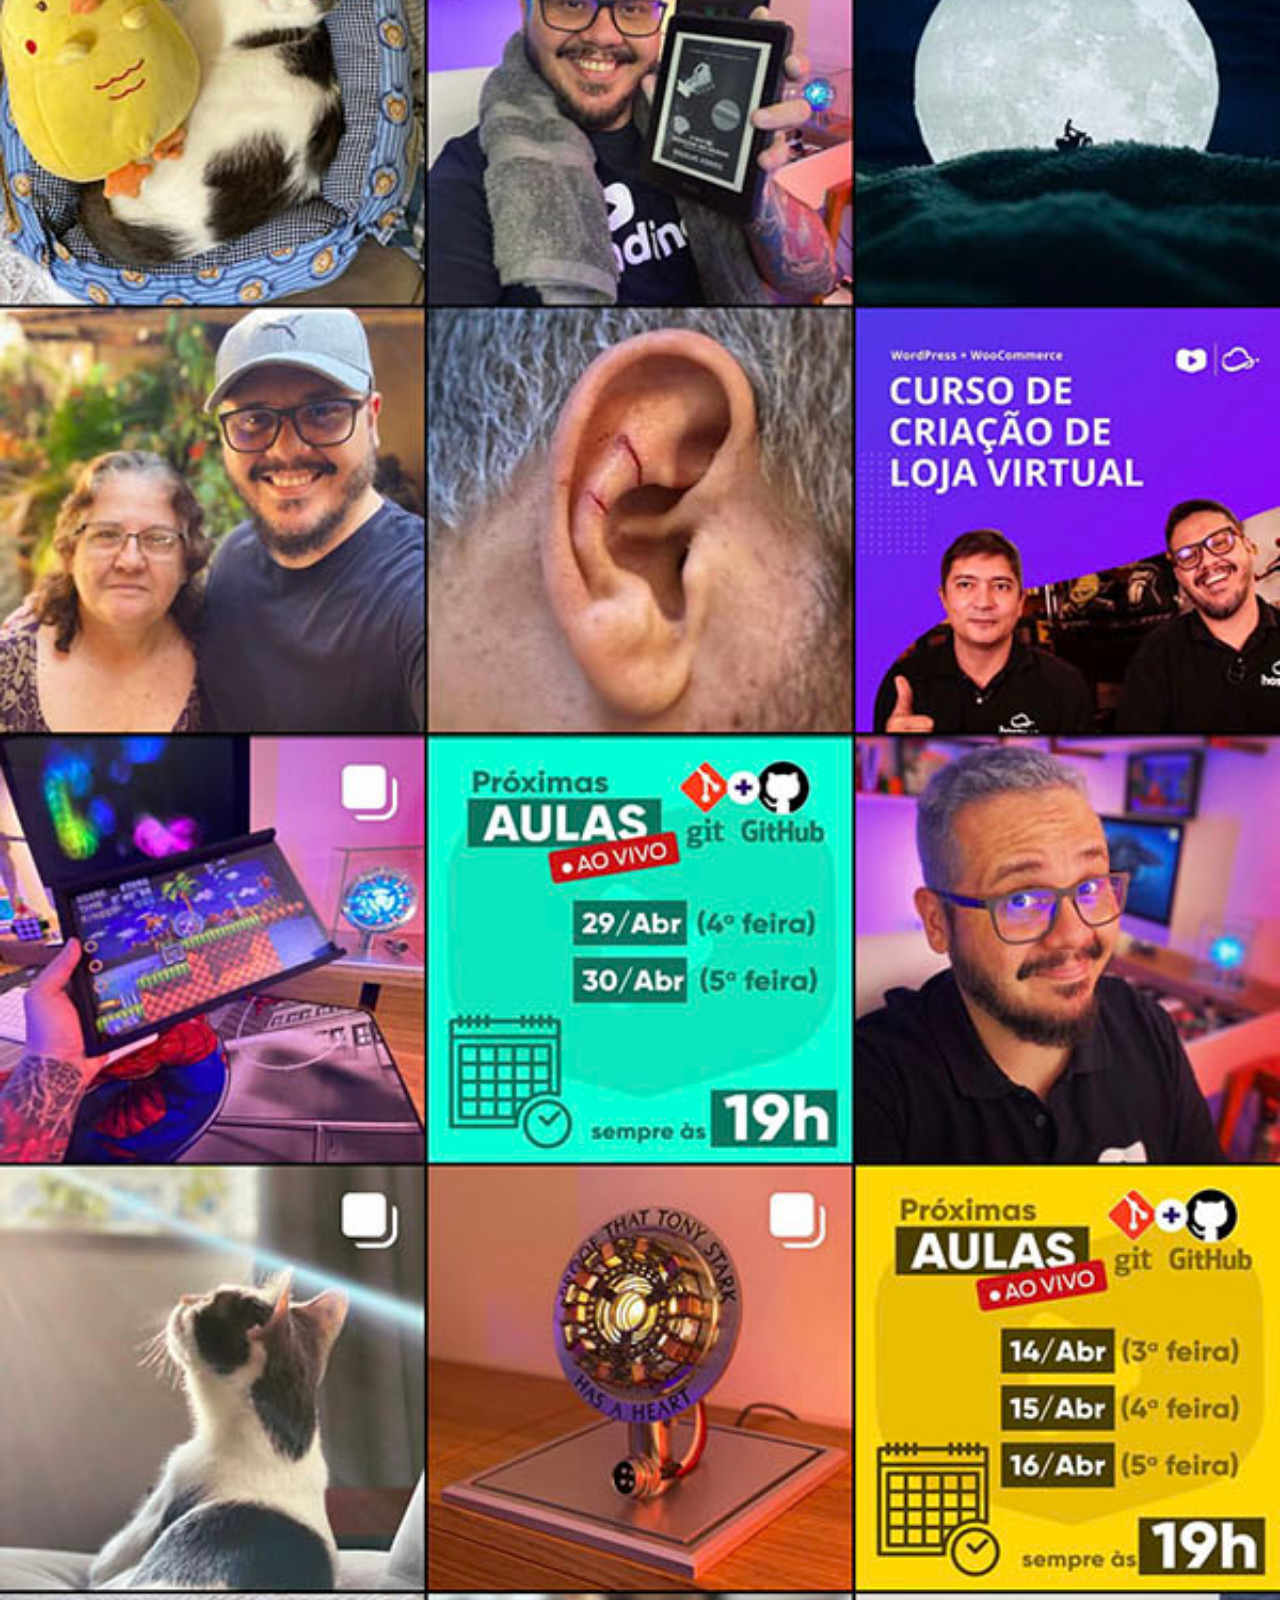
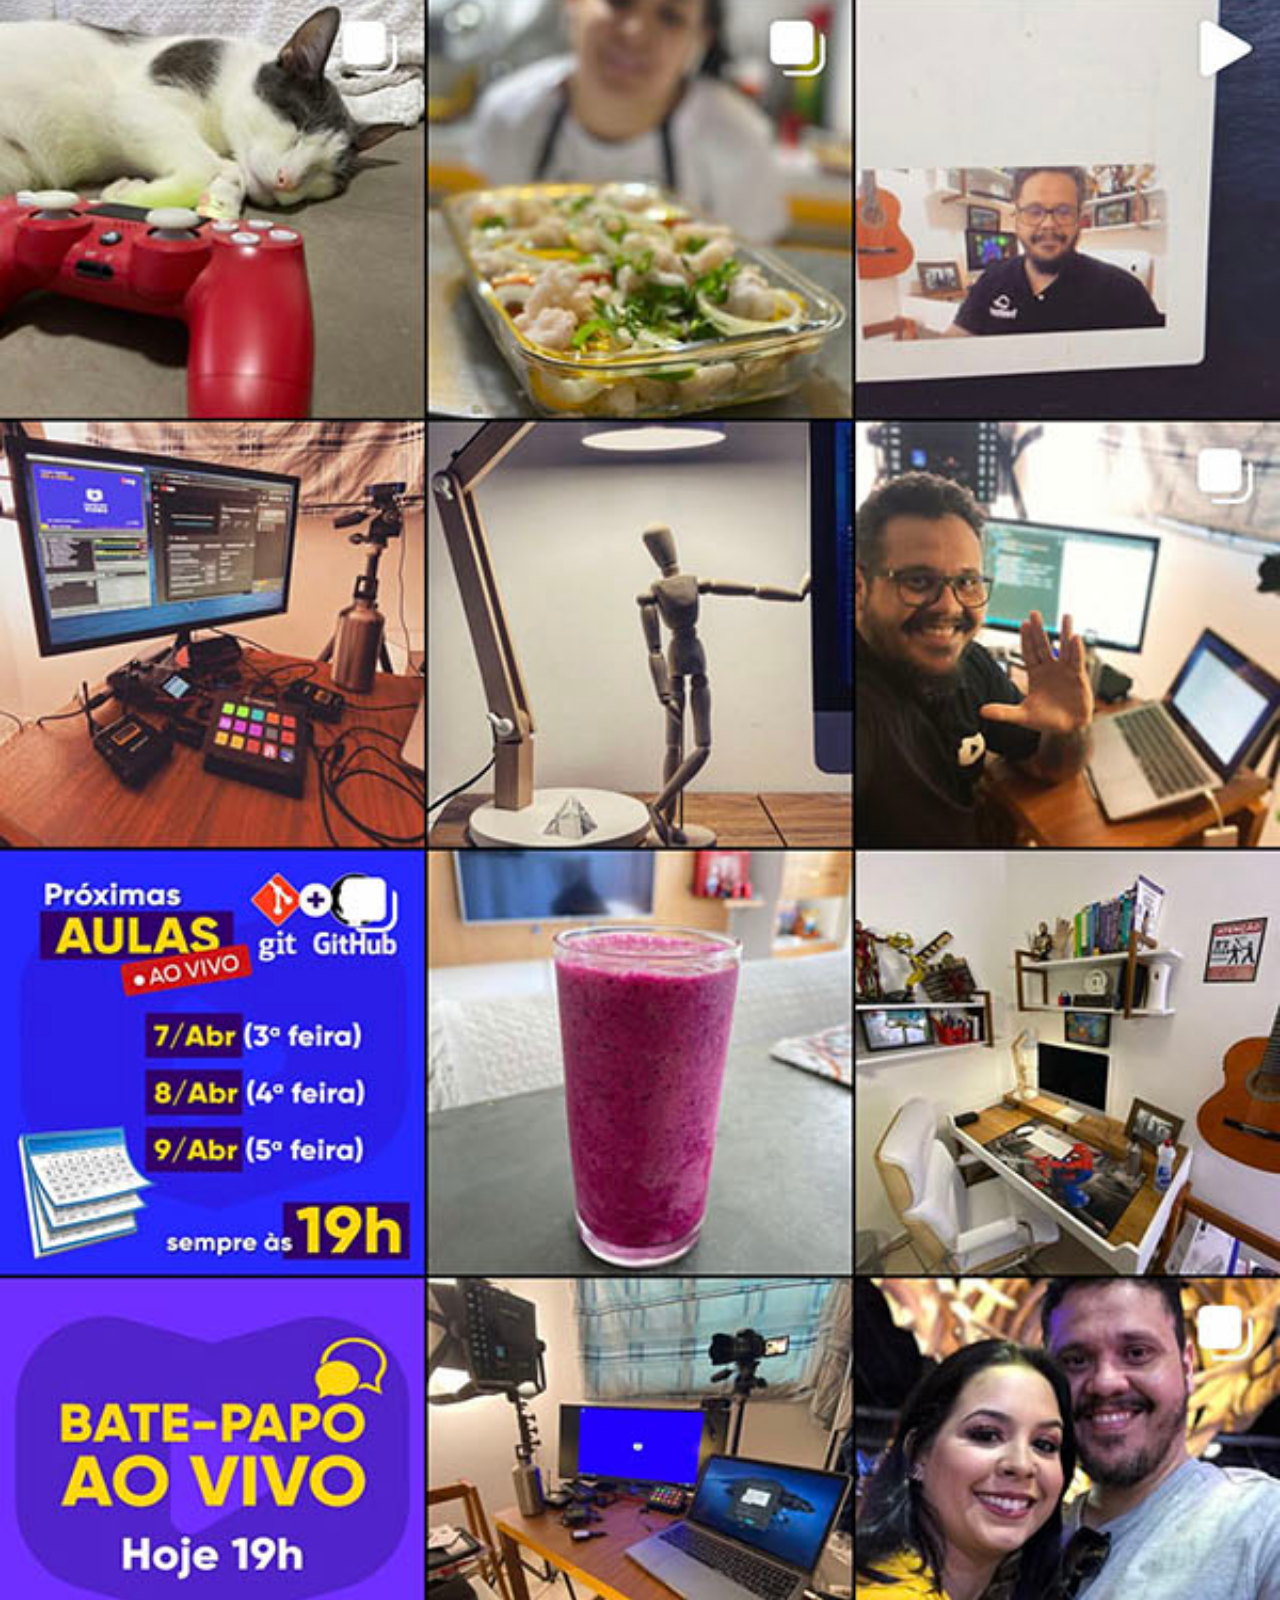
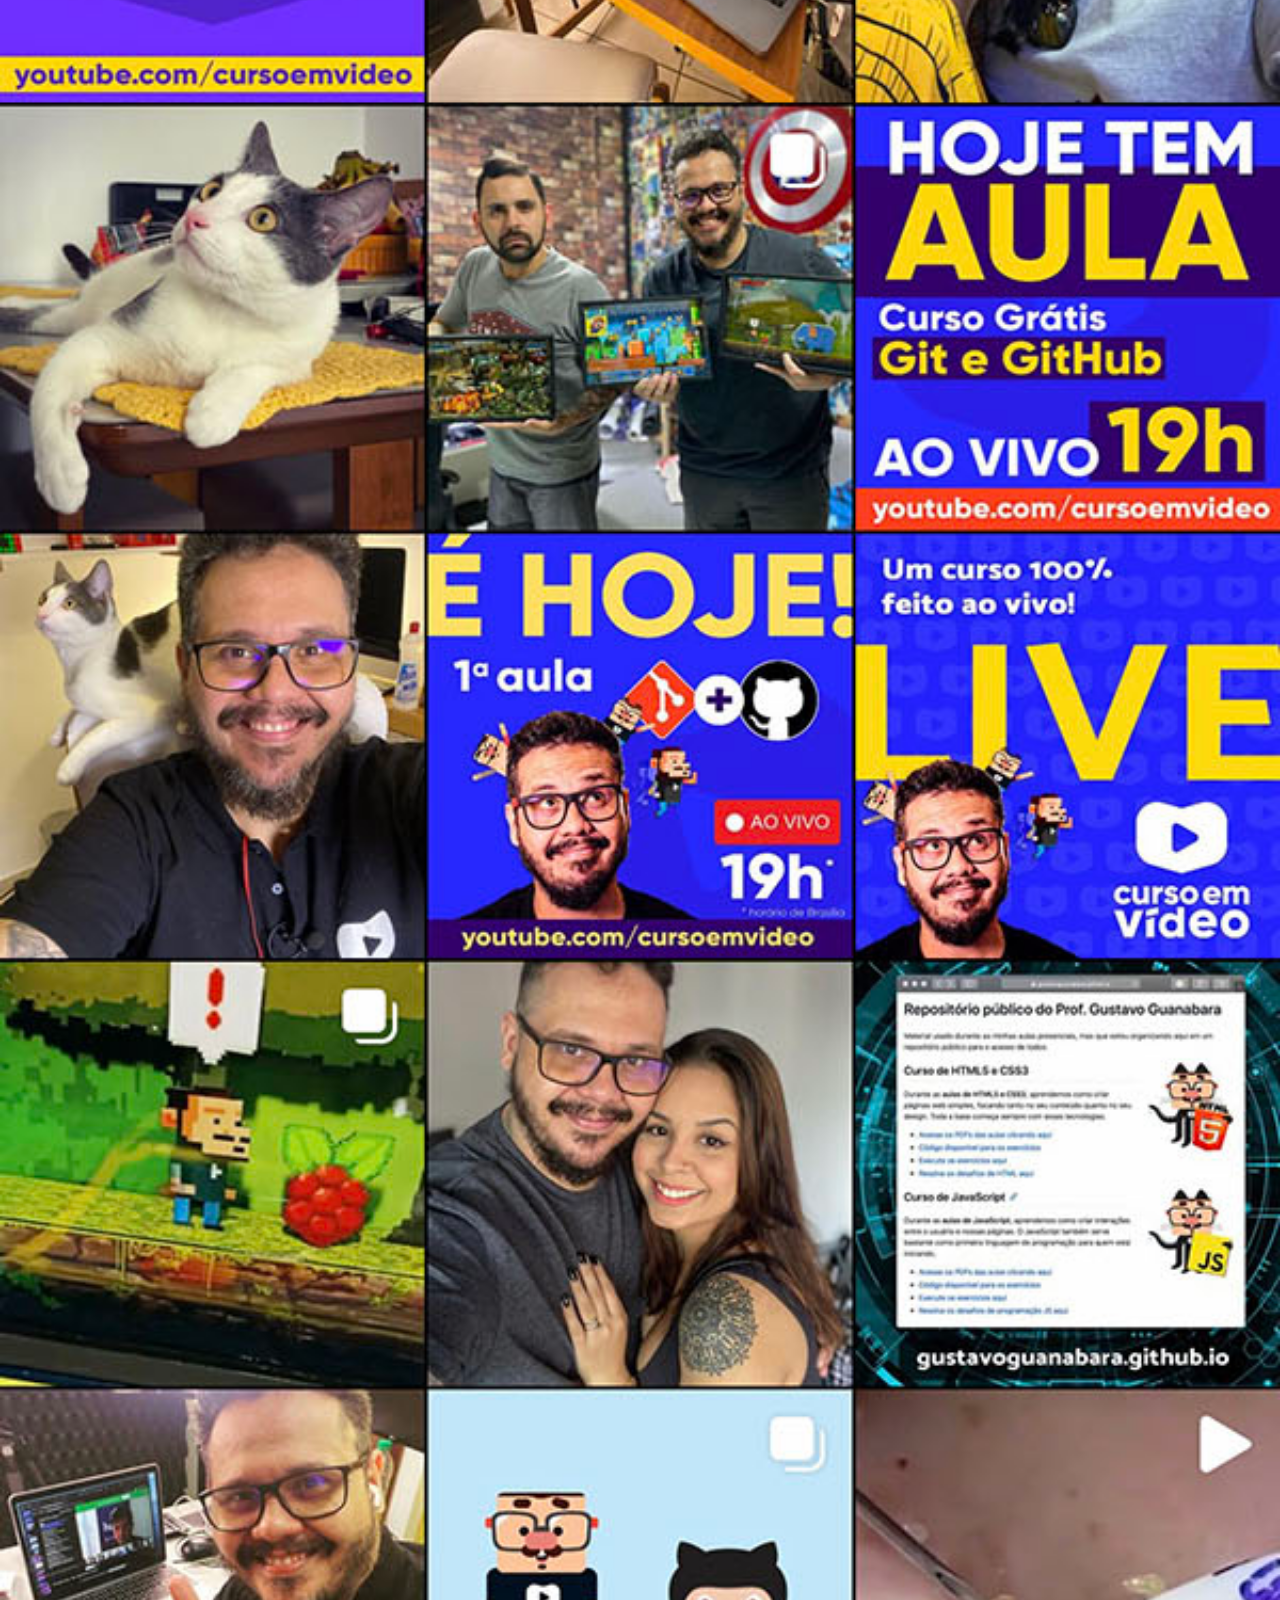
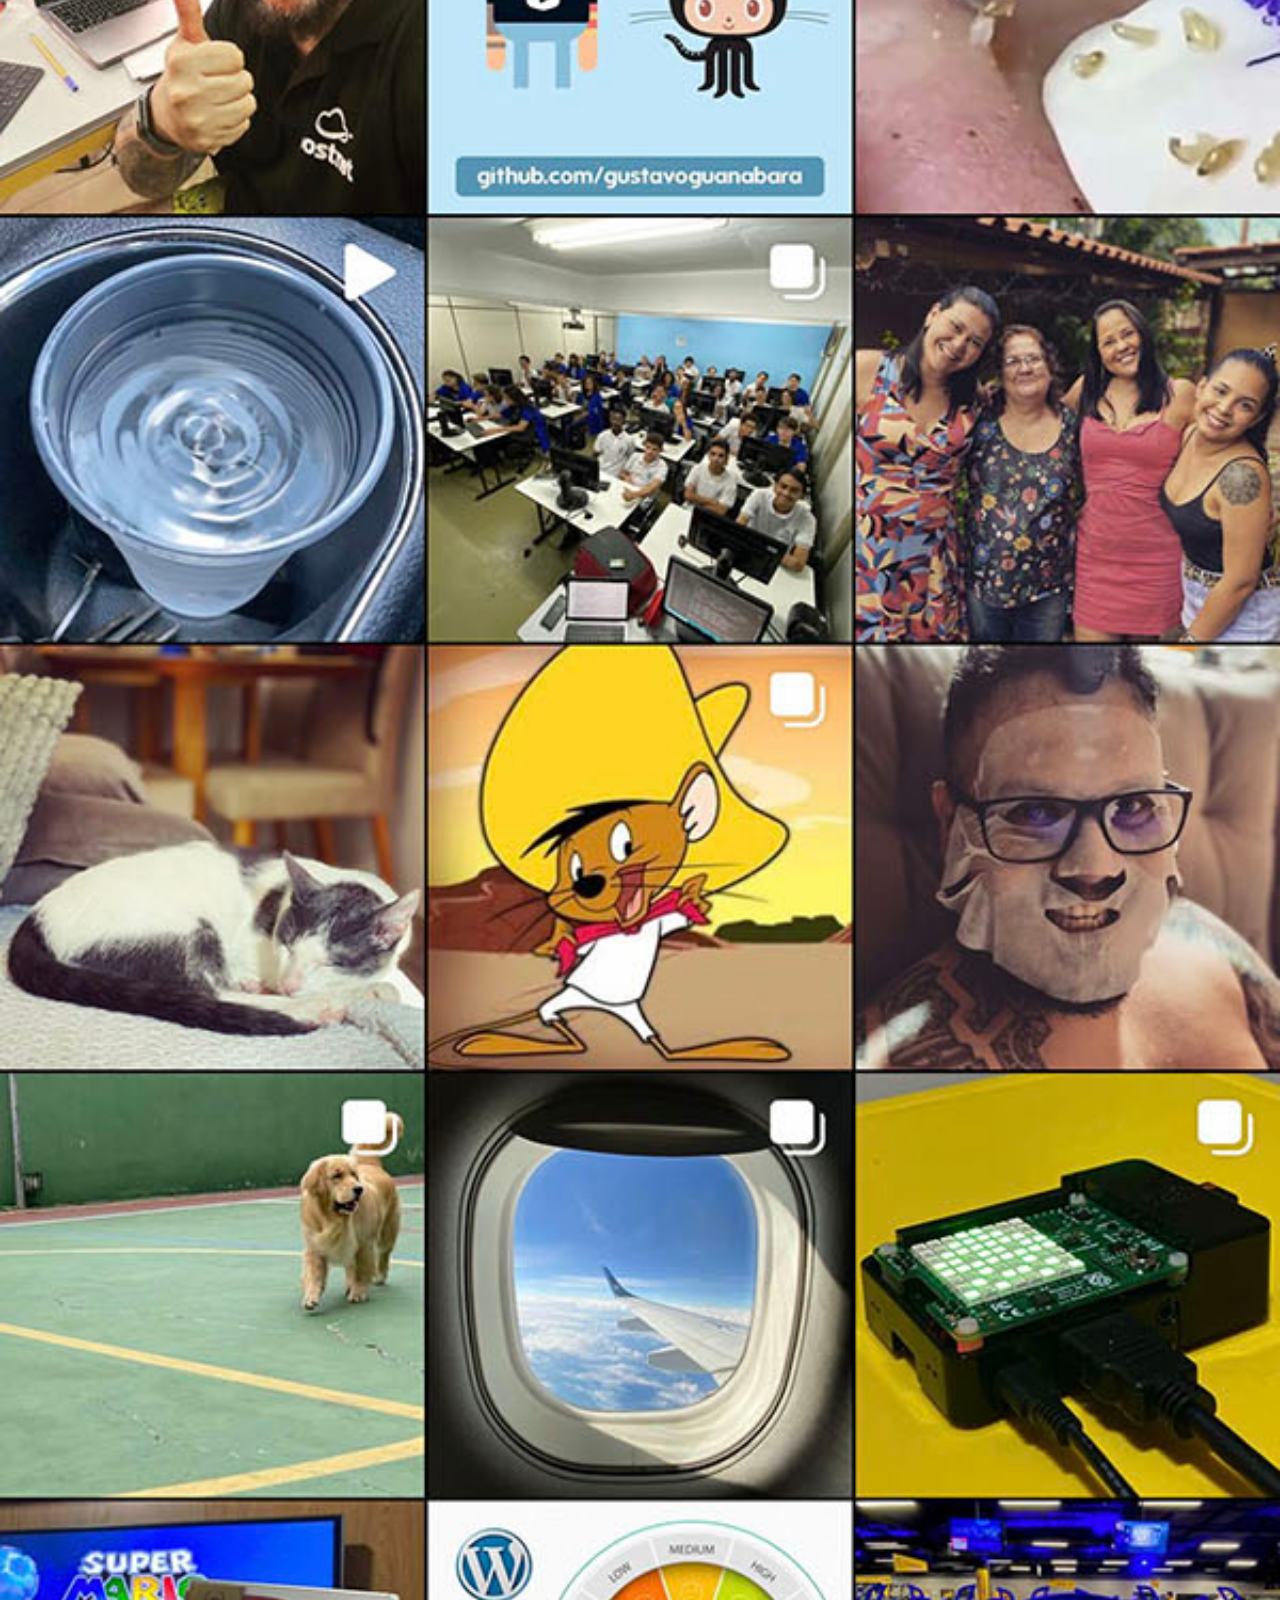
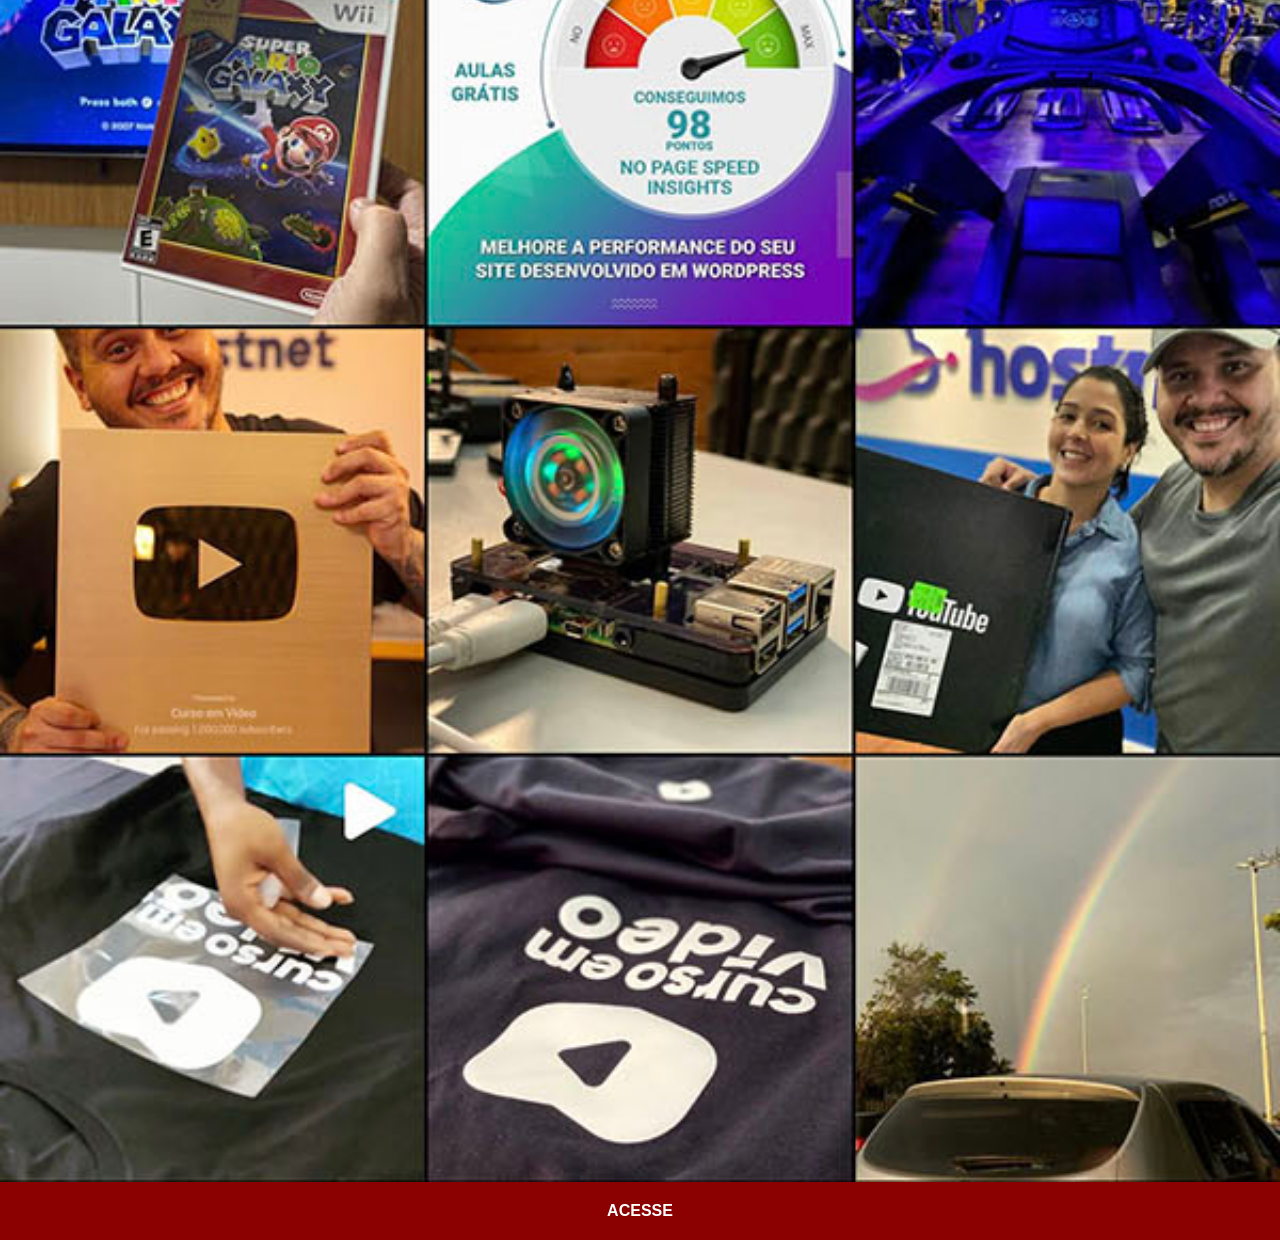
<file: instagram..html>
<!DOCTYPE html>
<html lang="pt-br">
<head>
    <meta charset="UTF-8">
    <meta name="viewport" content="width=device-width, initial-scale=1.0">
    <title>instagram.</title>
    <link rel="stylesheet" href="estilos/social.css">
    <style>

        

    </style>
</head>
<body>
    <img src="imagens/tela-instagram.jpg"alt="instagram.">
    <a href="https://www.instagram.com/gustavoguanabara/" target="_blank">ACESSE</a>
</body>
</html>
</file>
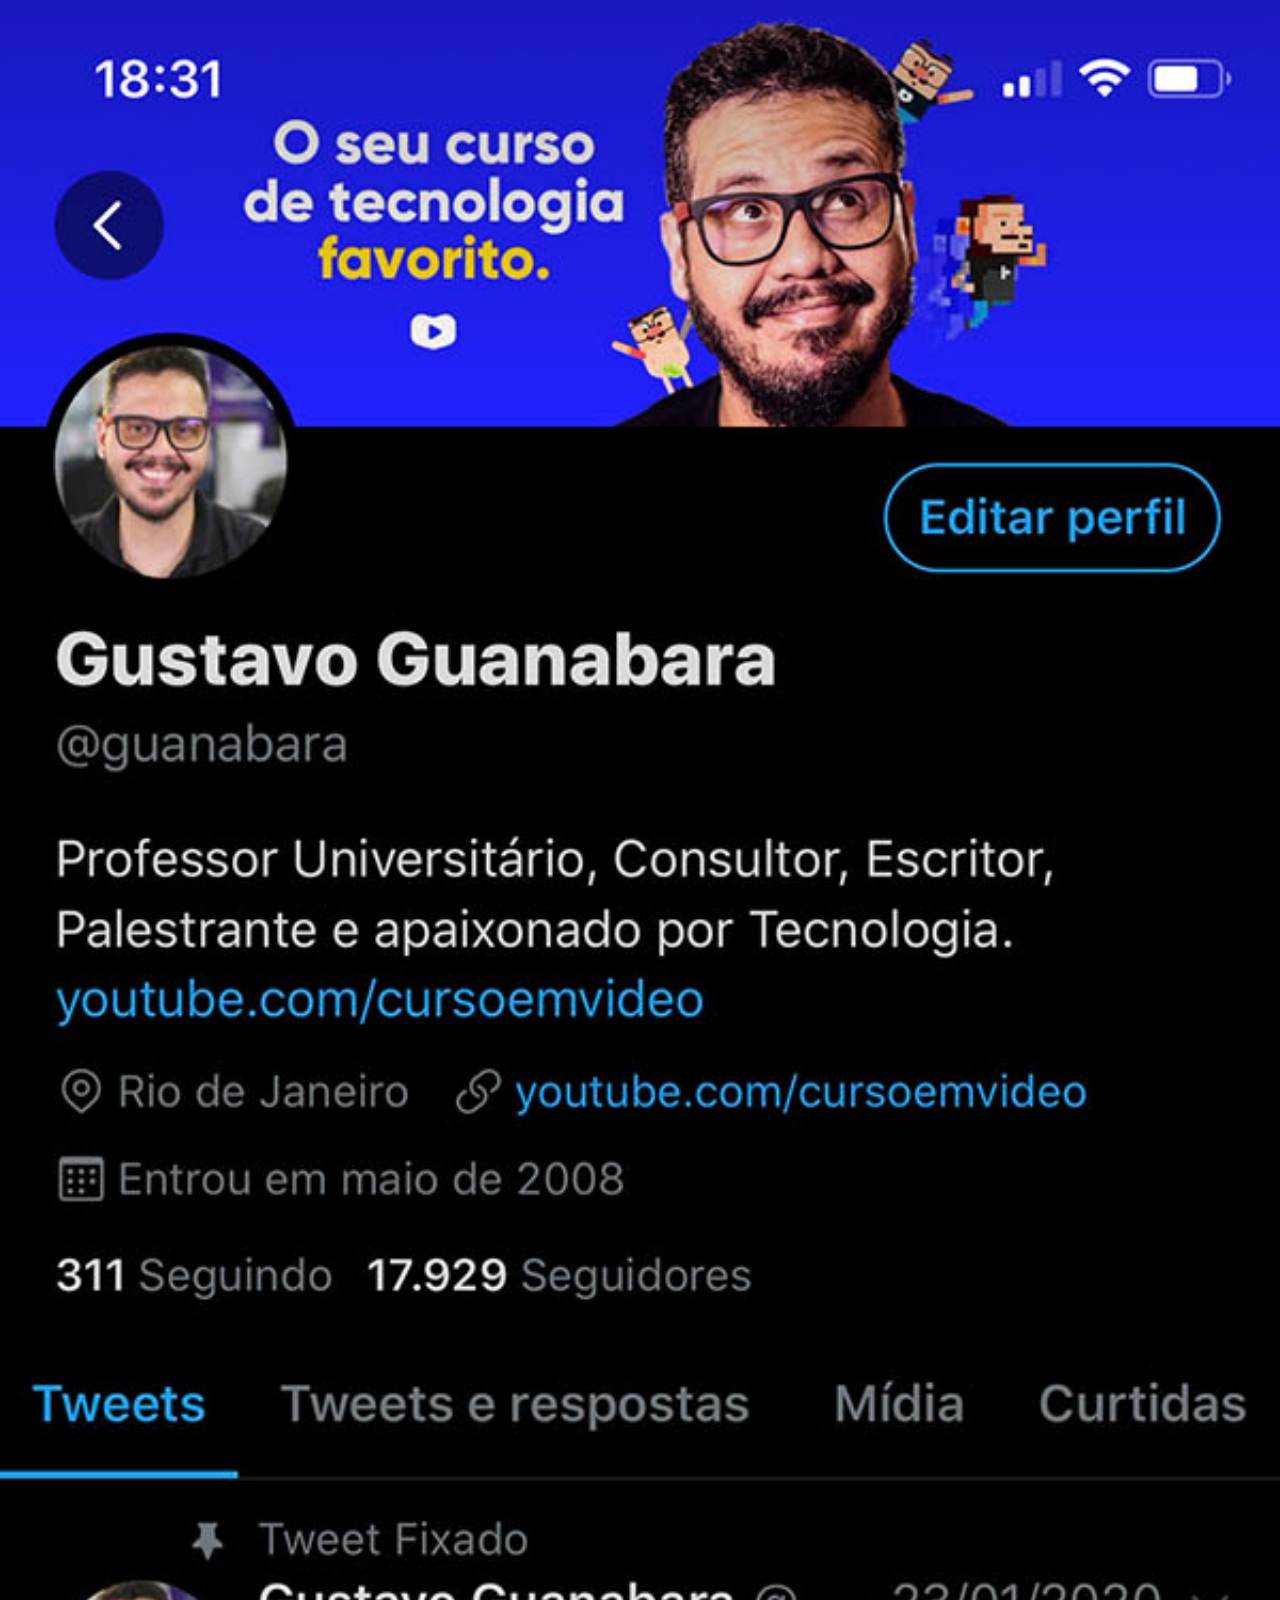
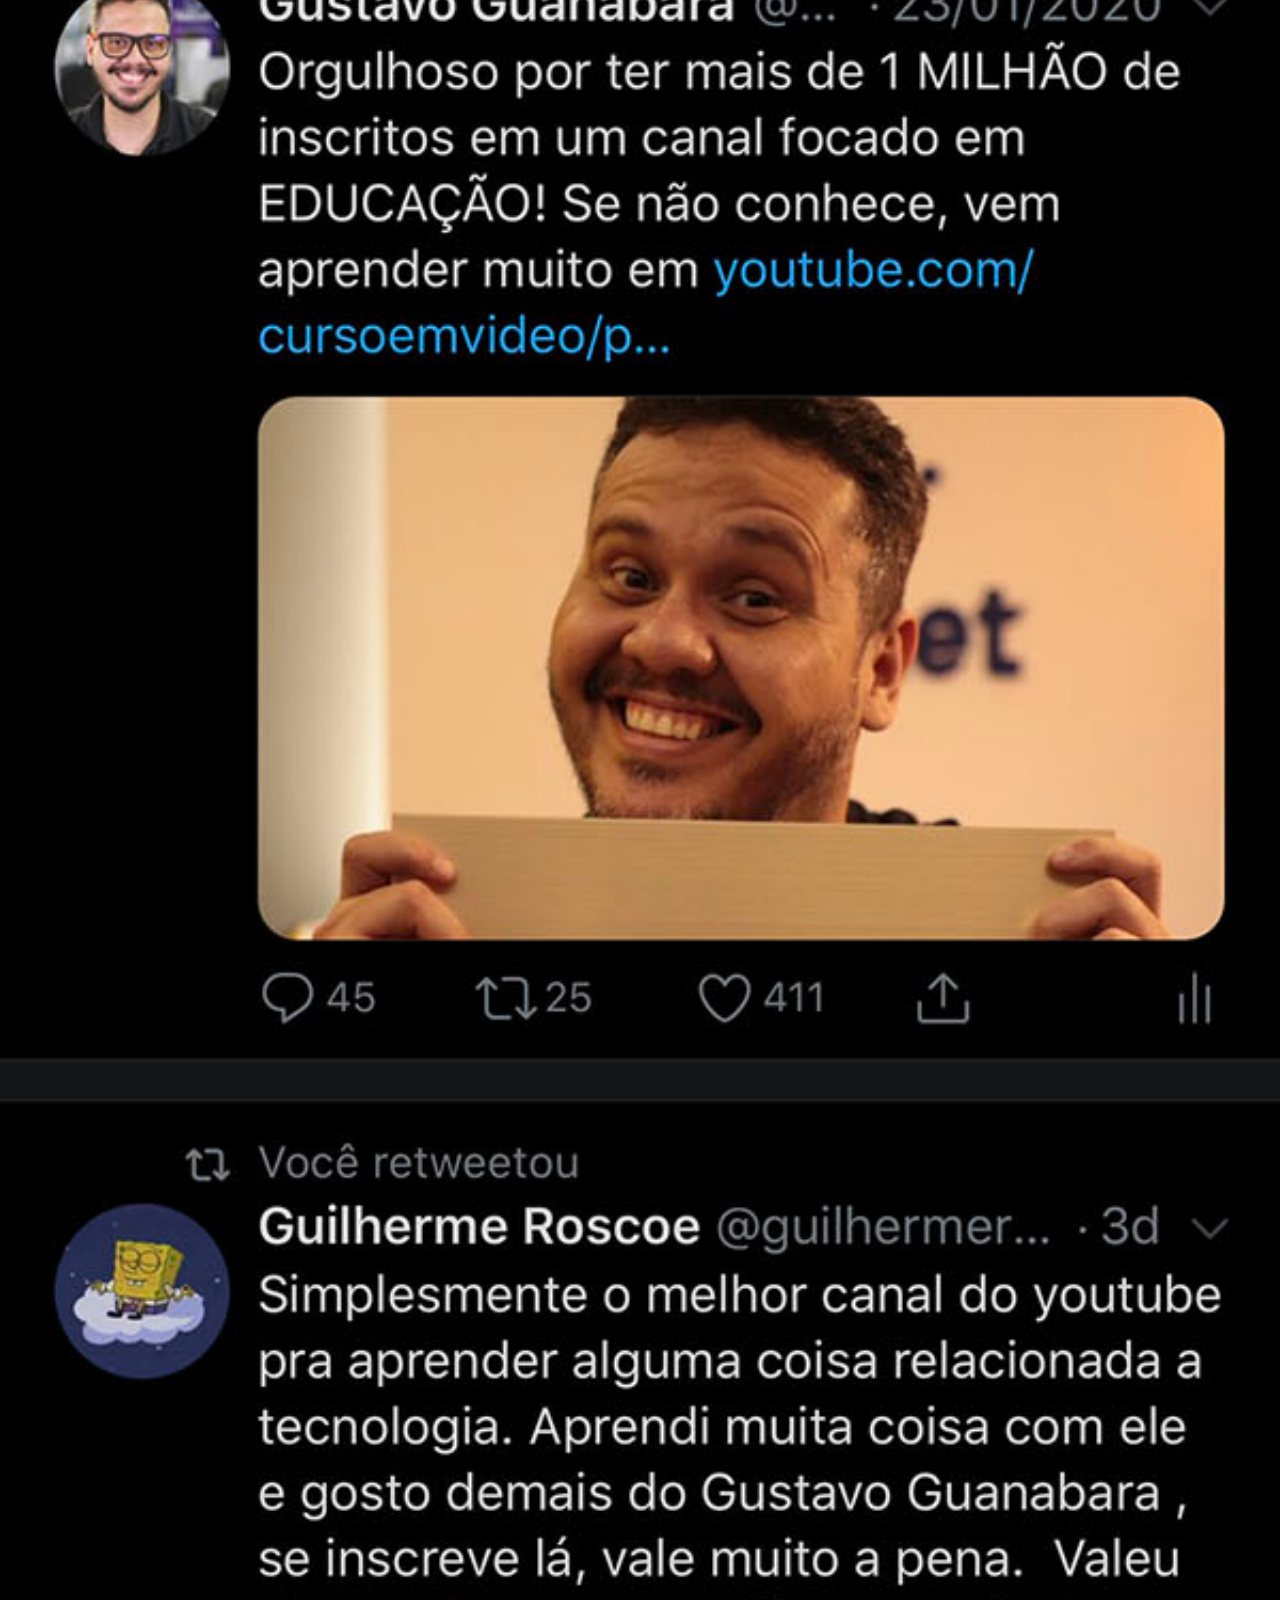
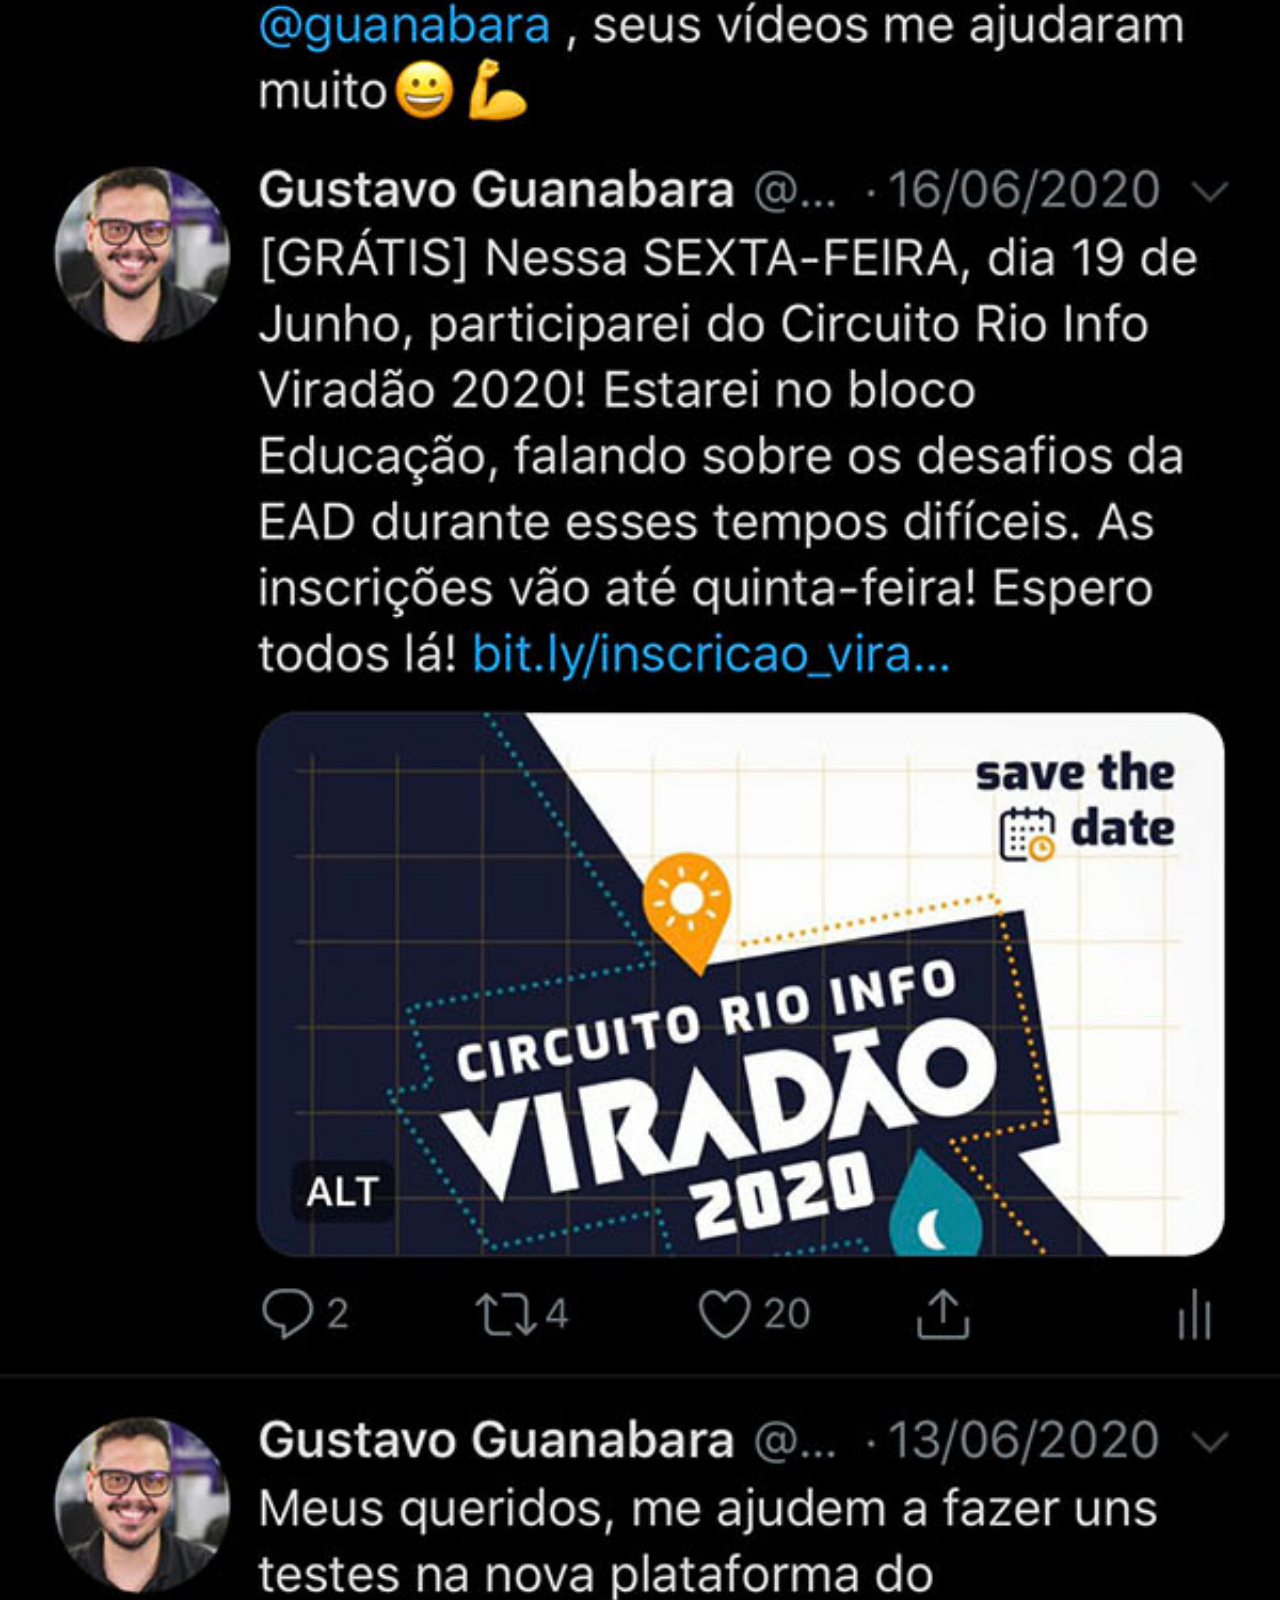
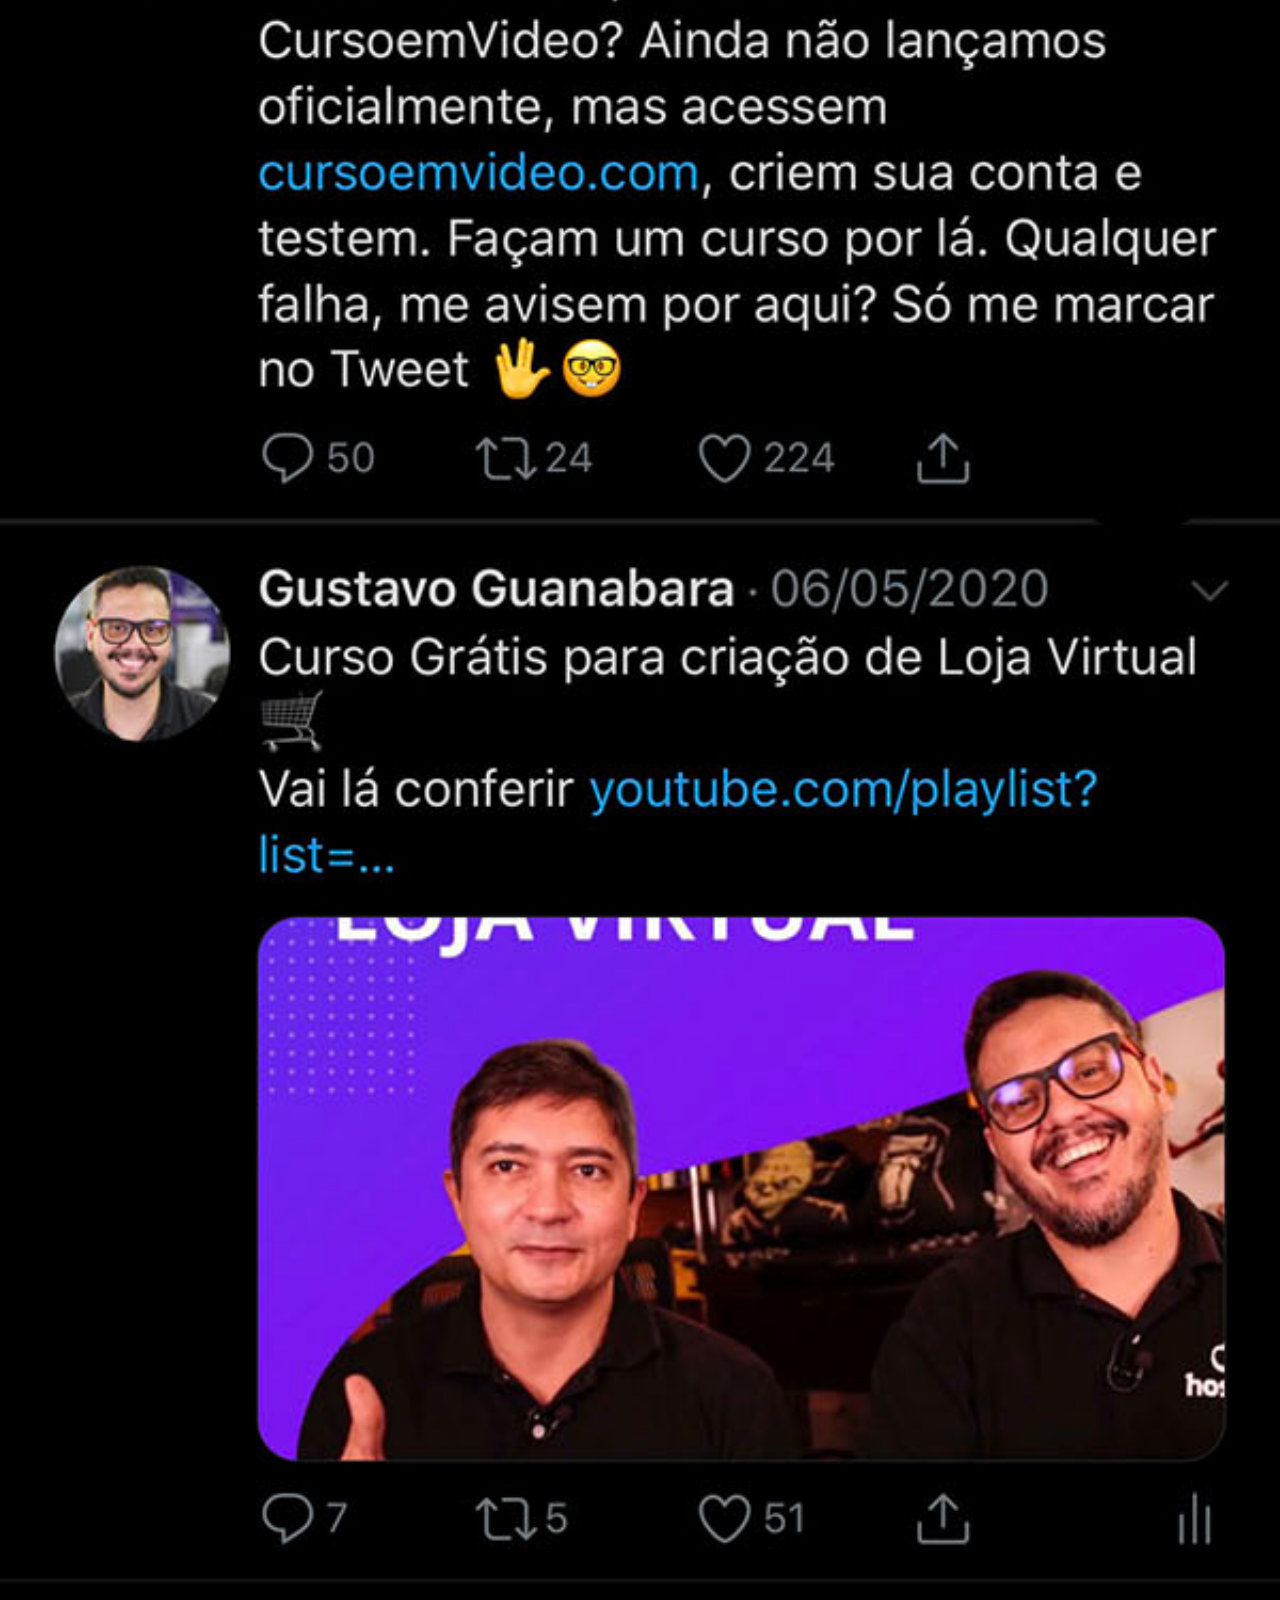
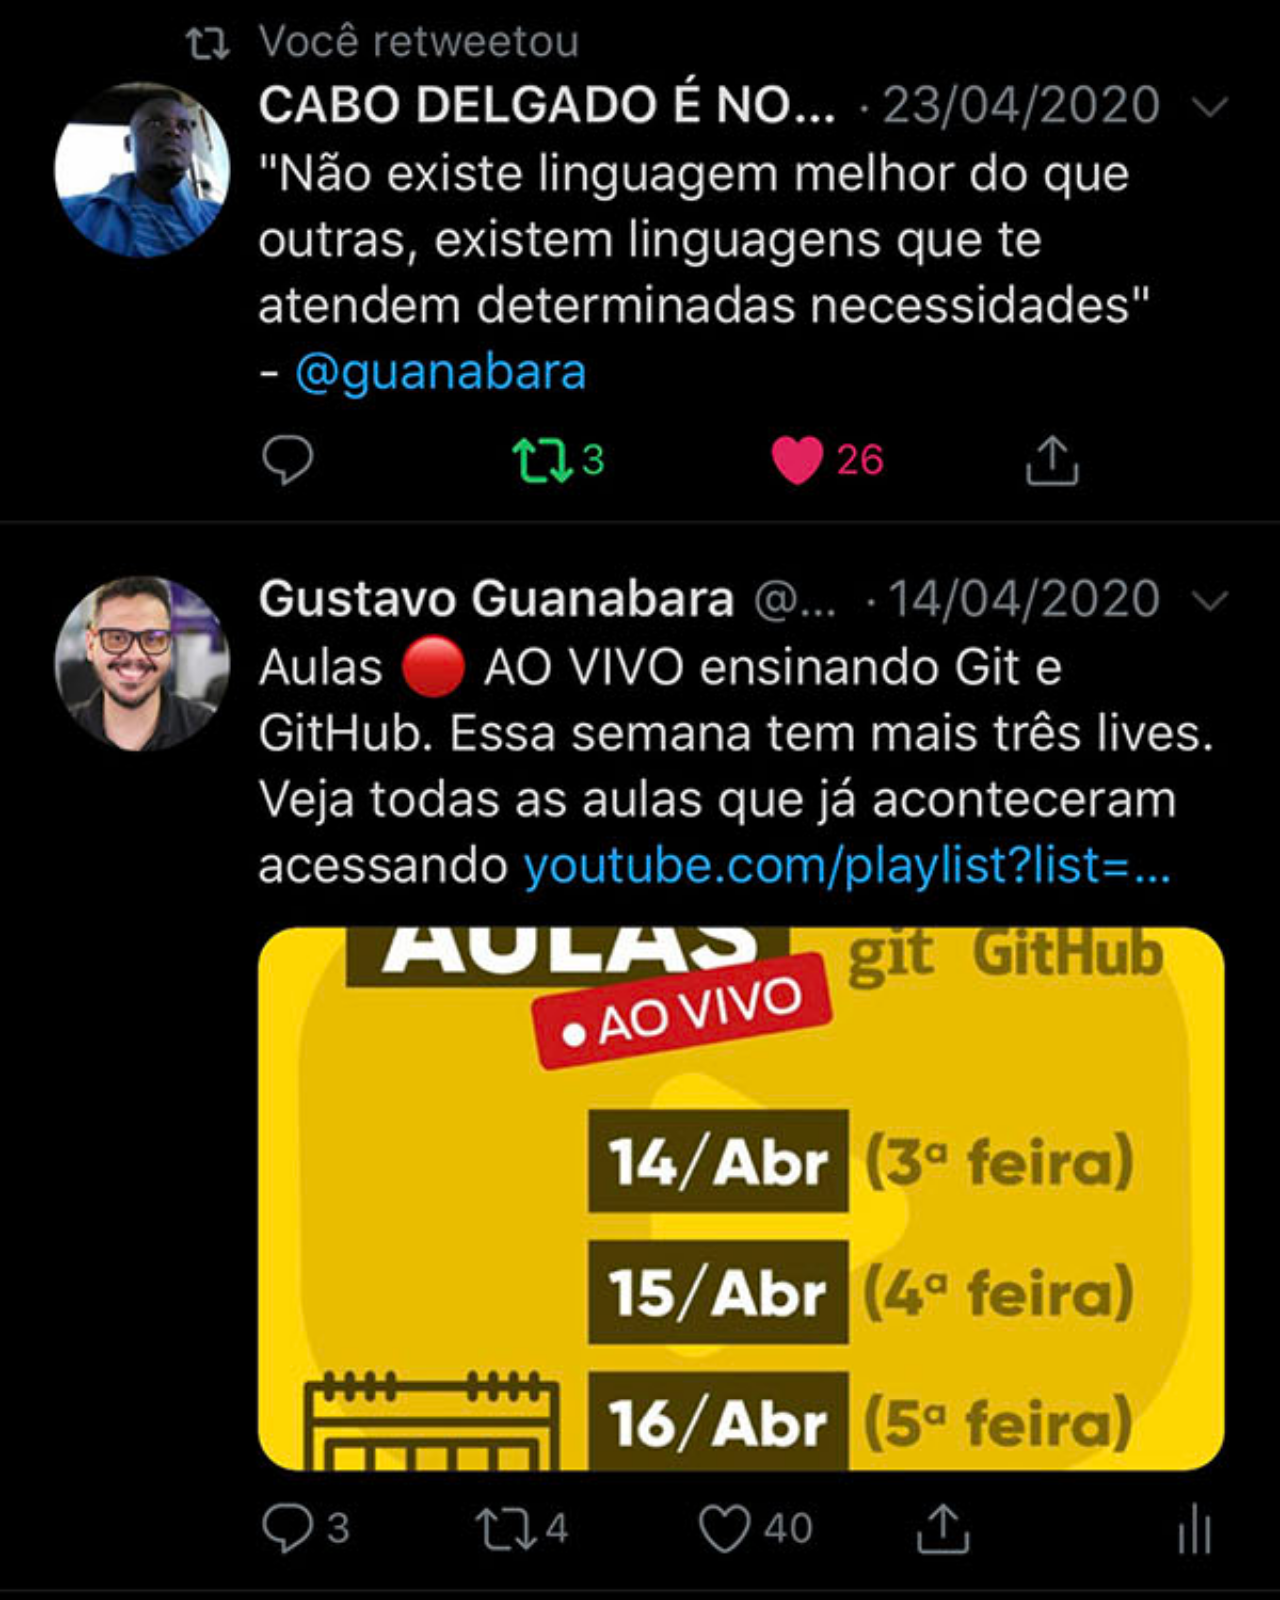
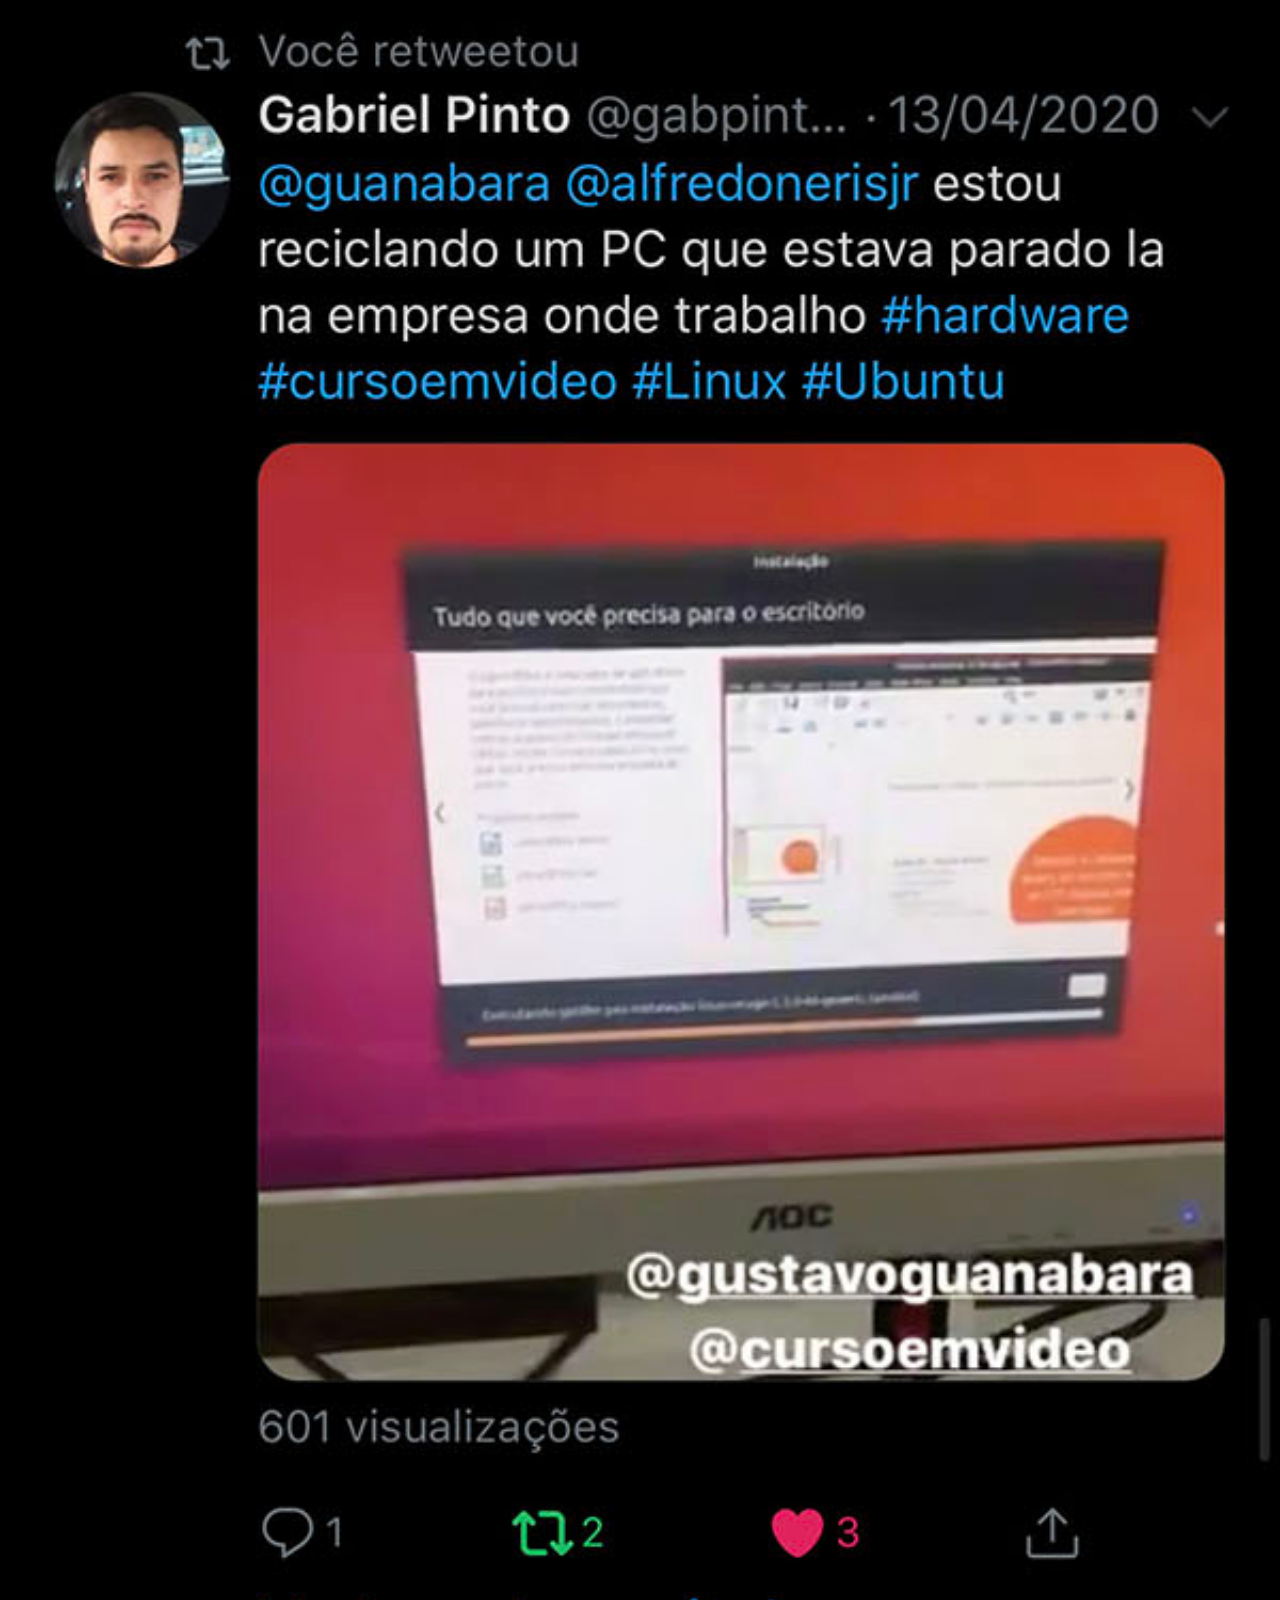
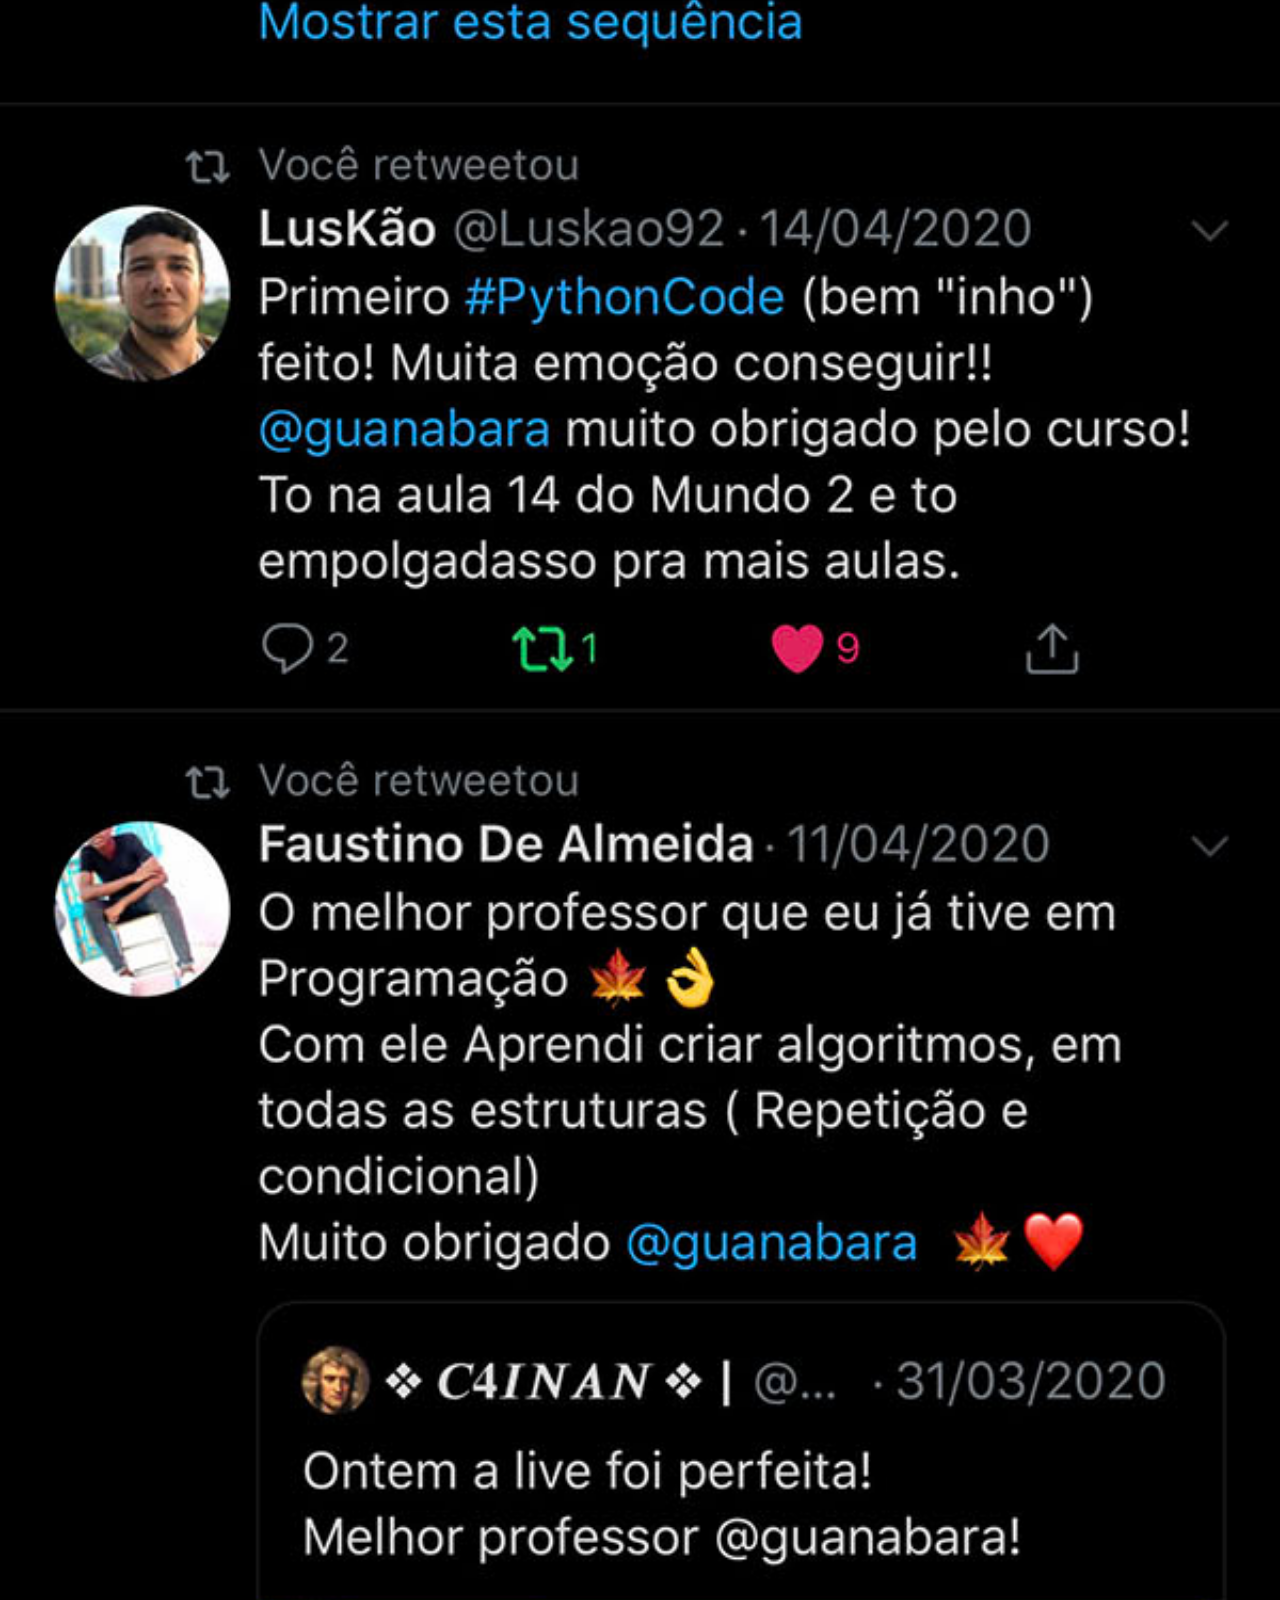
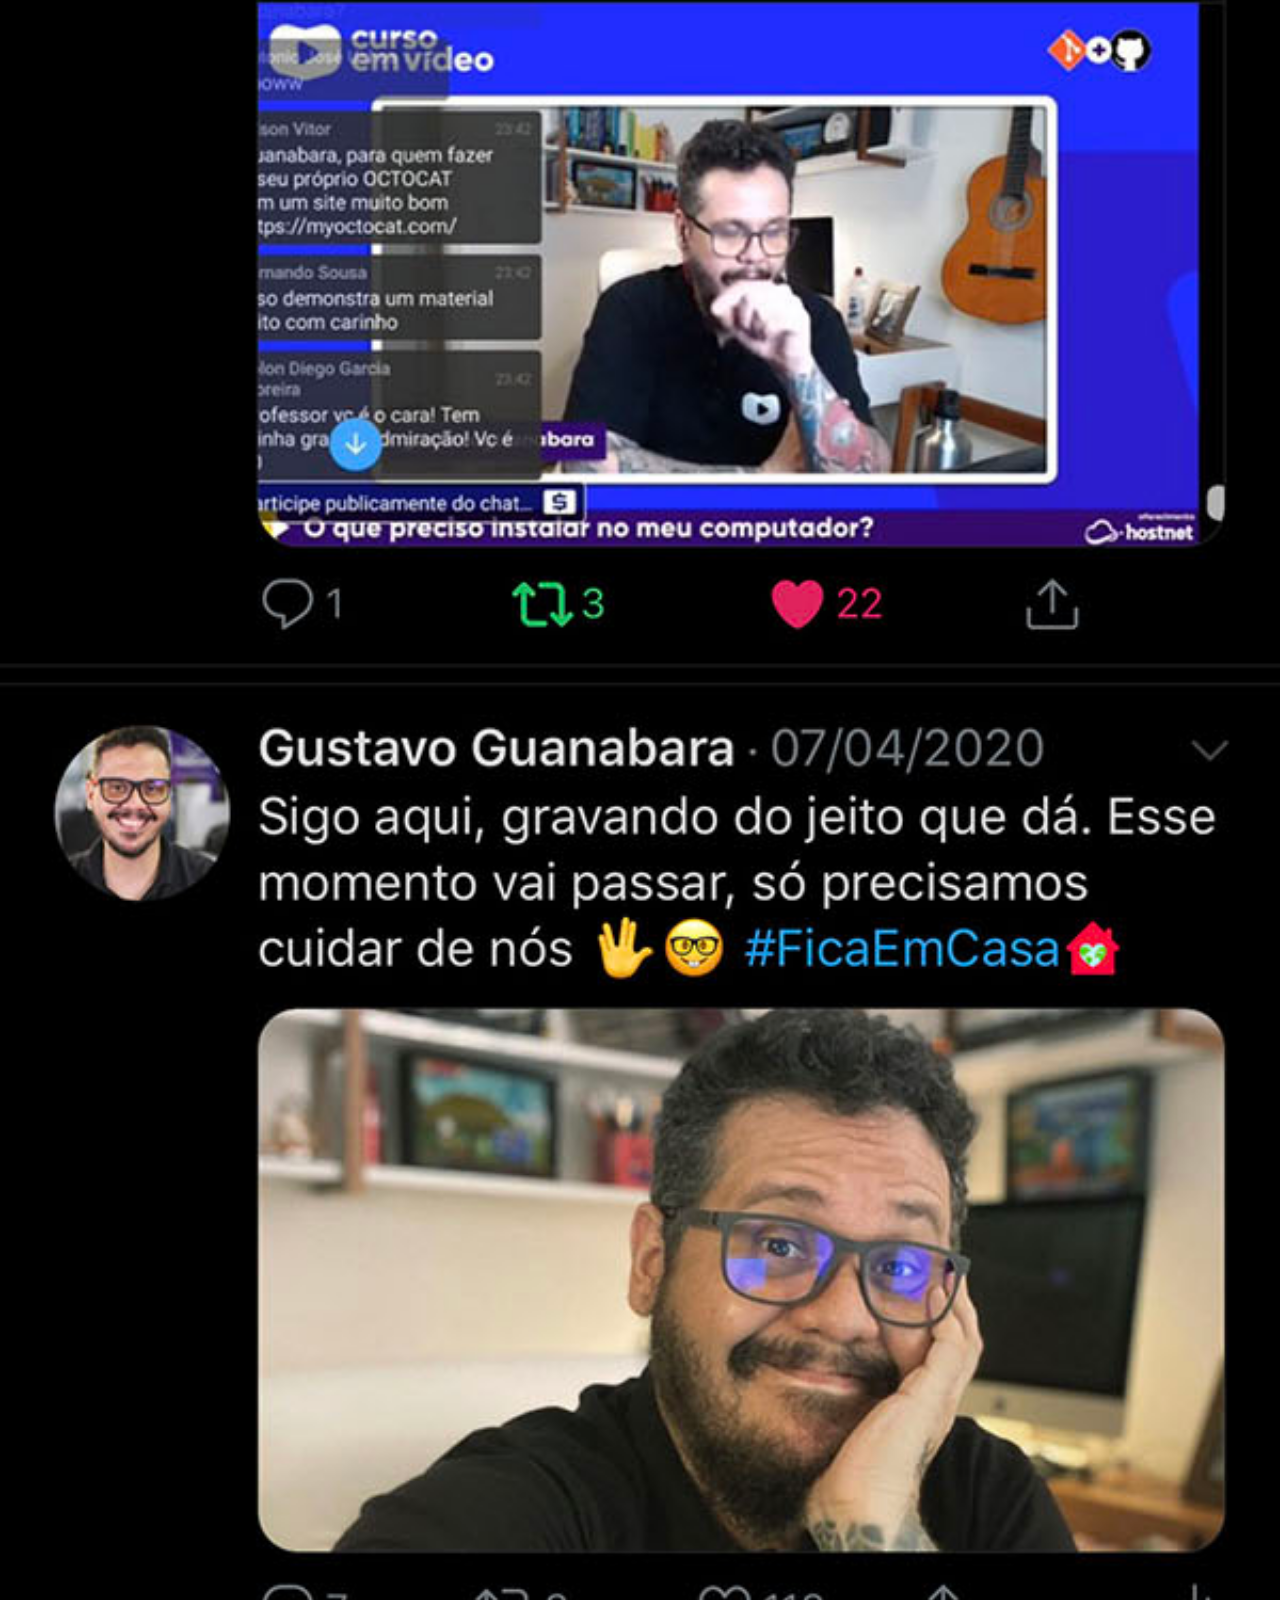
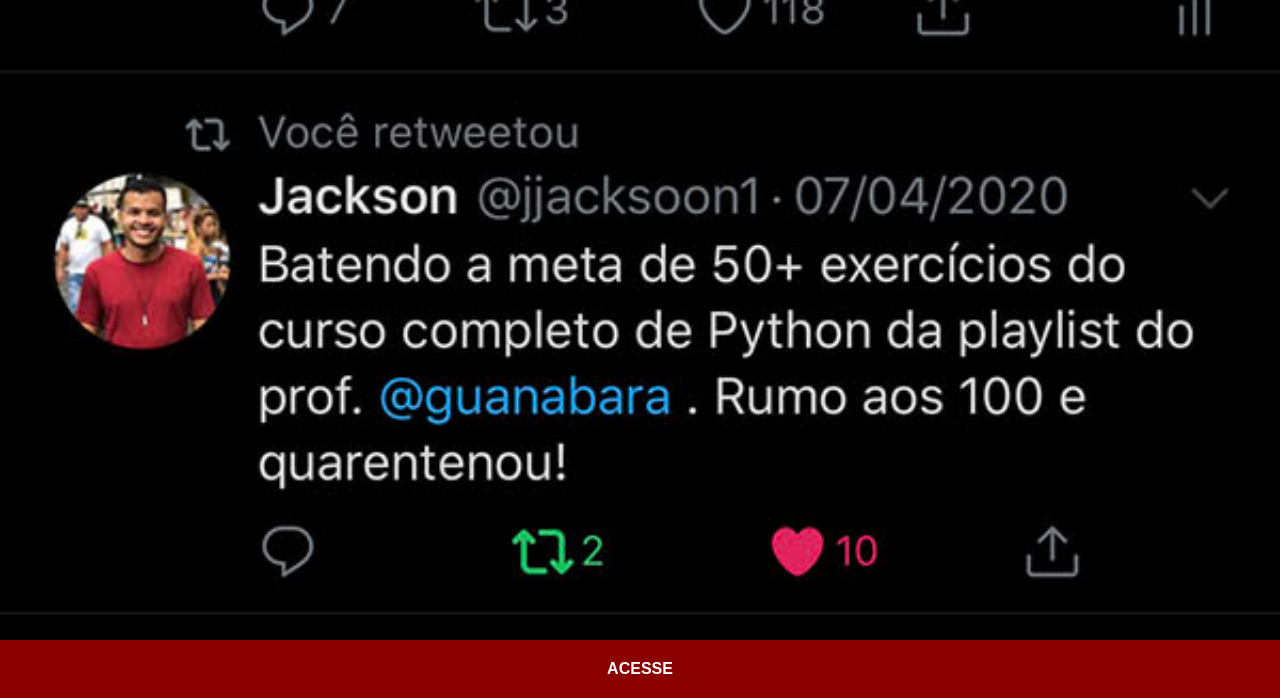
<file: twitter.html>
<!DOCTYPE html>
<html lang="pt-br">
<head>
    <meta charset="UTF-8">
    <meta name="viewport" content="width=device-width, initial-scale=1.0">
    <title>twitter</title>
    <link rel="stylesheet" href="estilos/social.css">
    <style>

        

    </style>
</head>
<body>
    <img src="imagens/tela-twitter.jpg"alt="twitter ">
    <a href="https://x.com/guanabara" target="_blank">ACESSE</a>
</body>
</html>
</file>
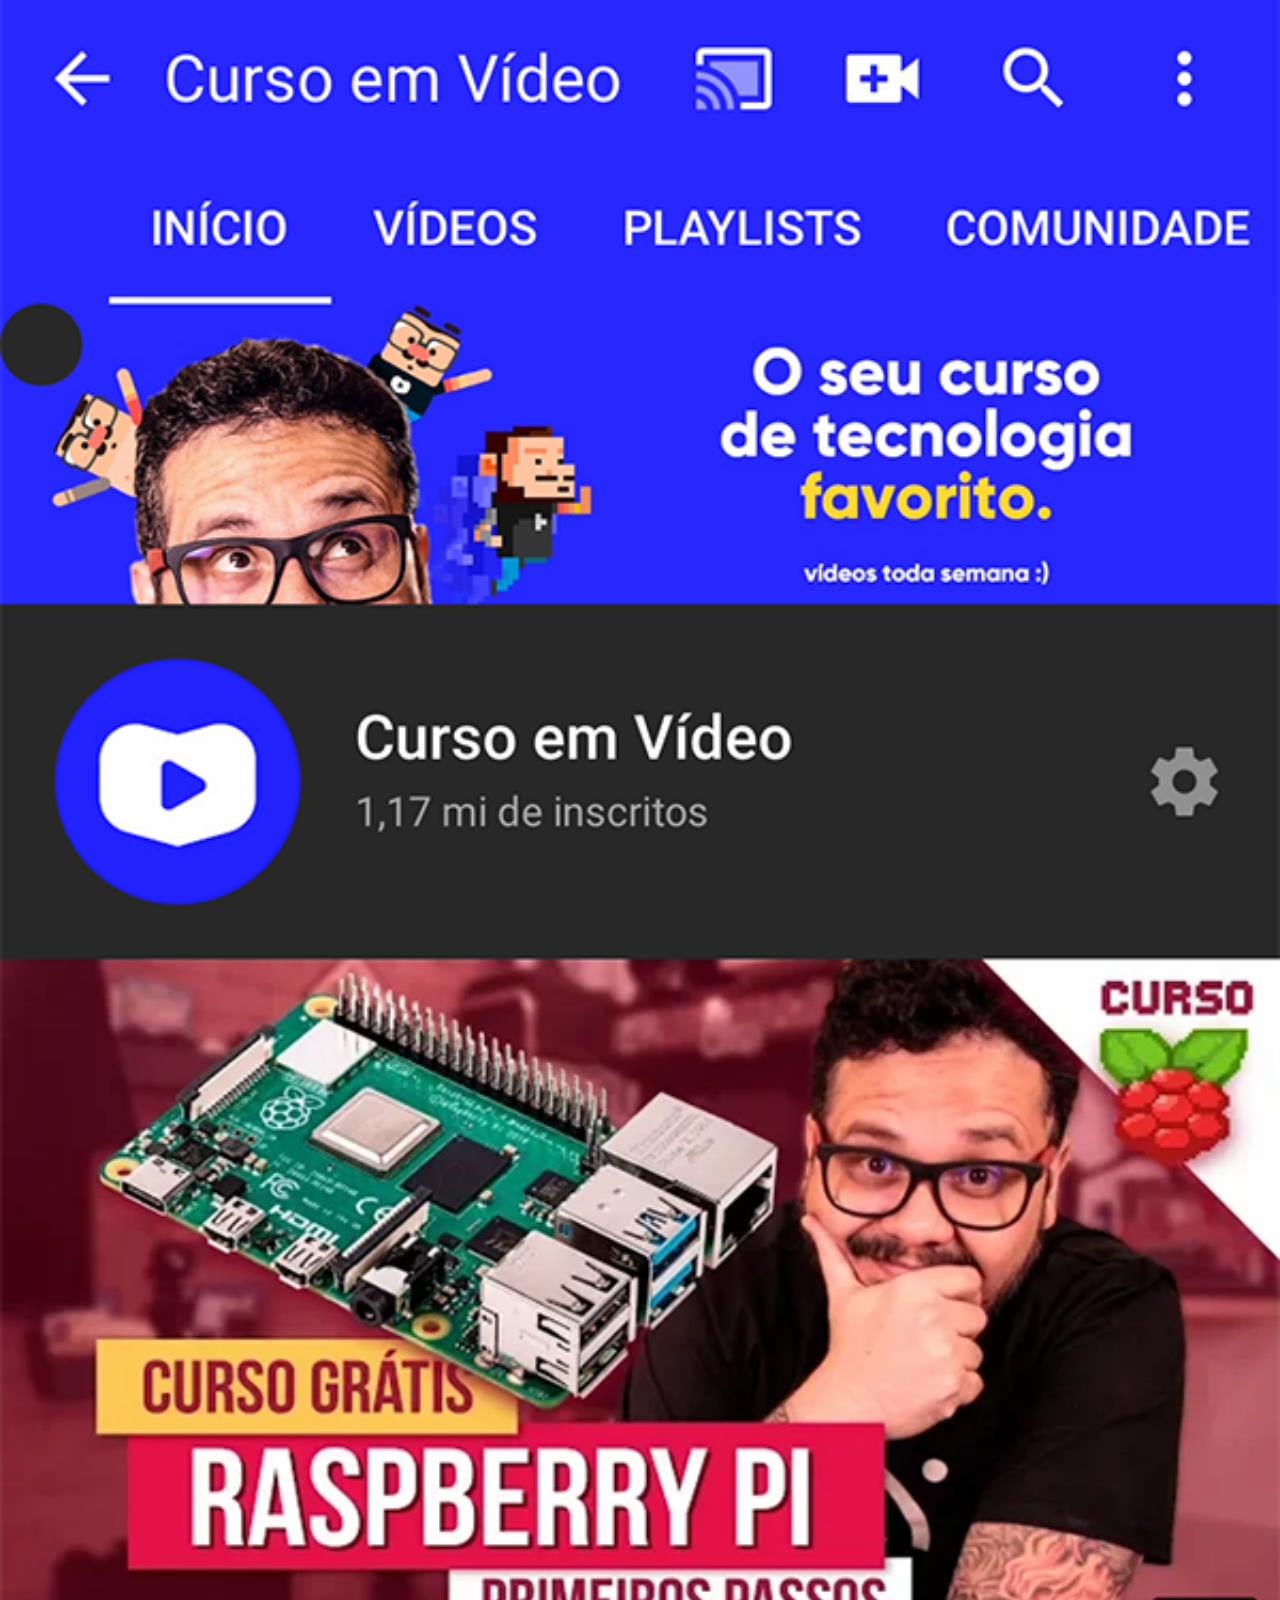
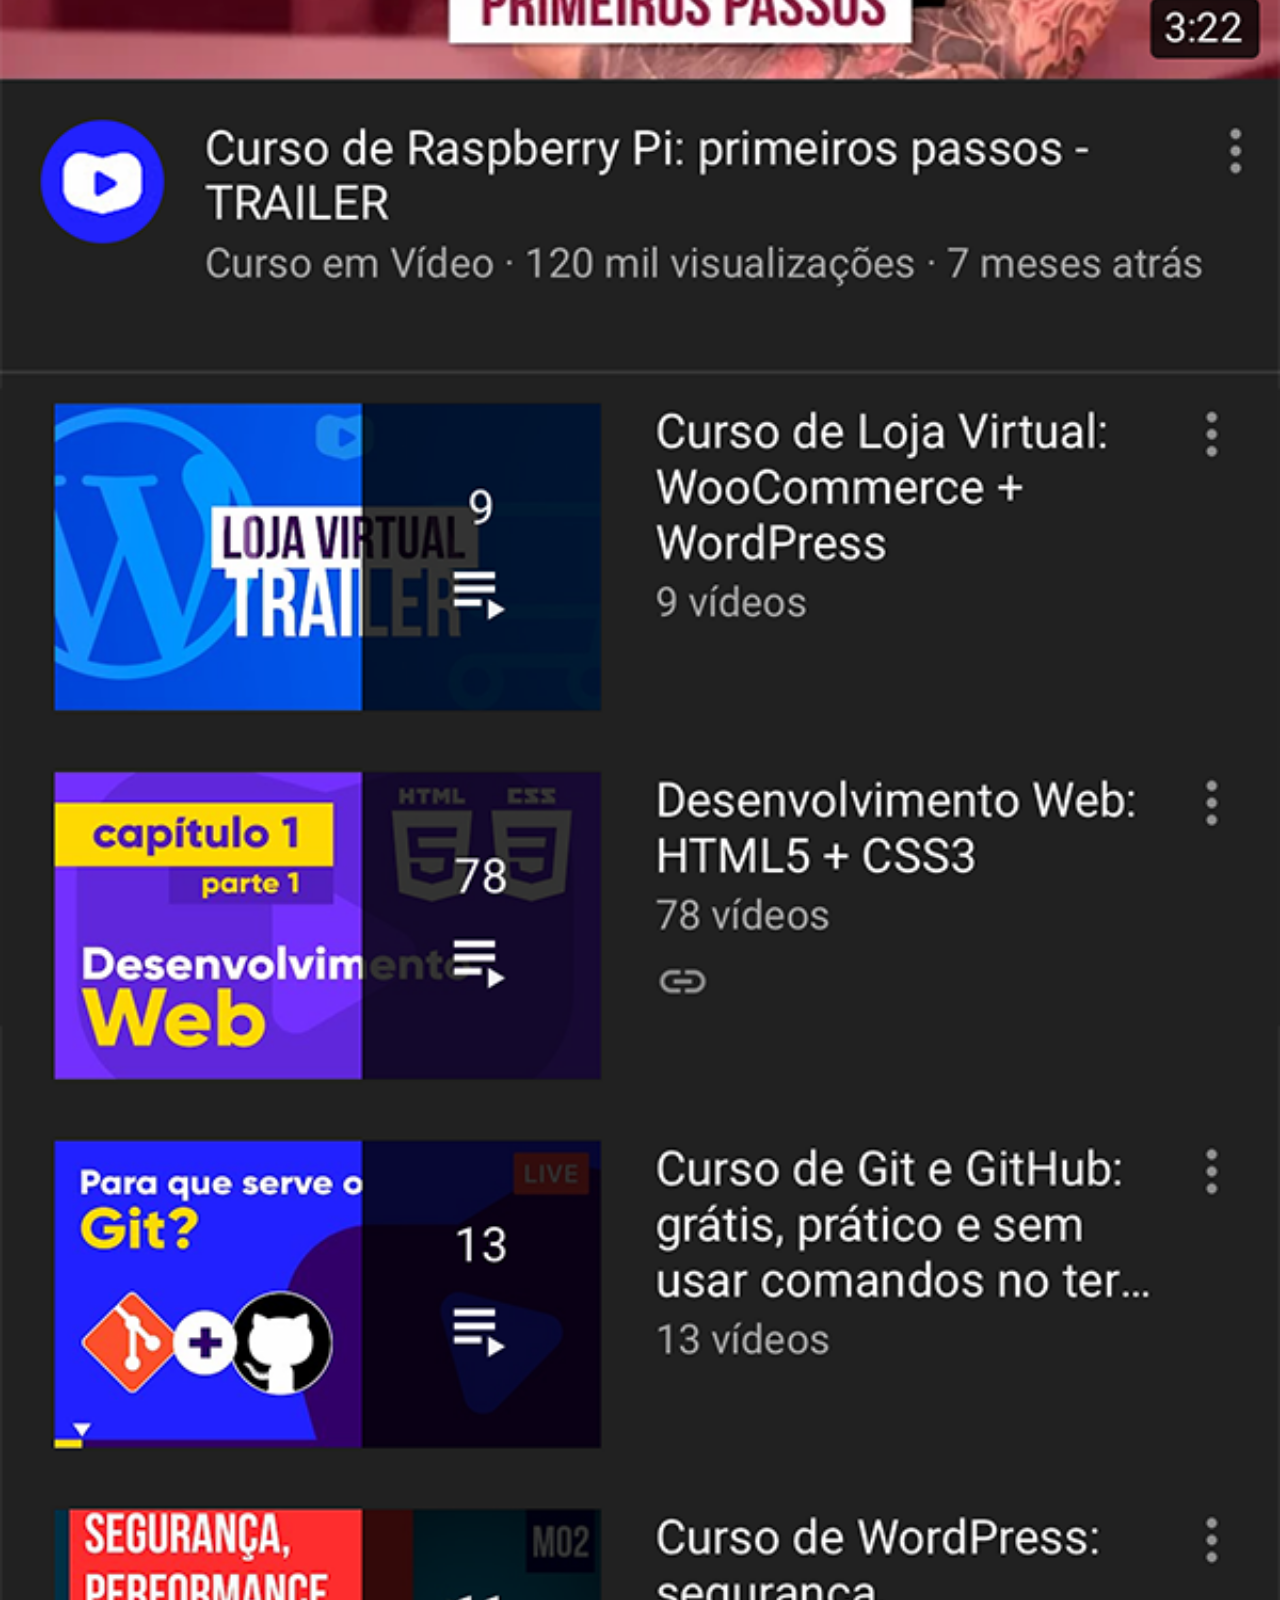
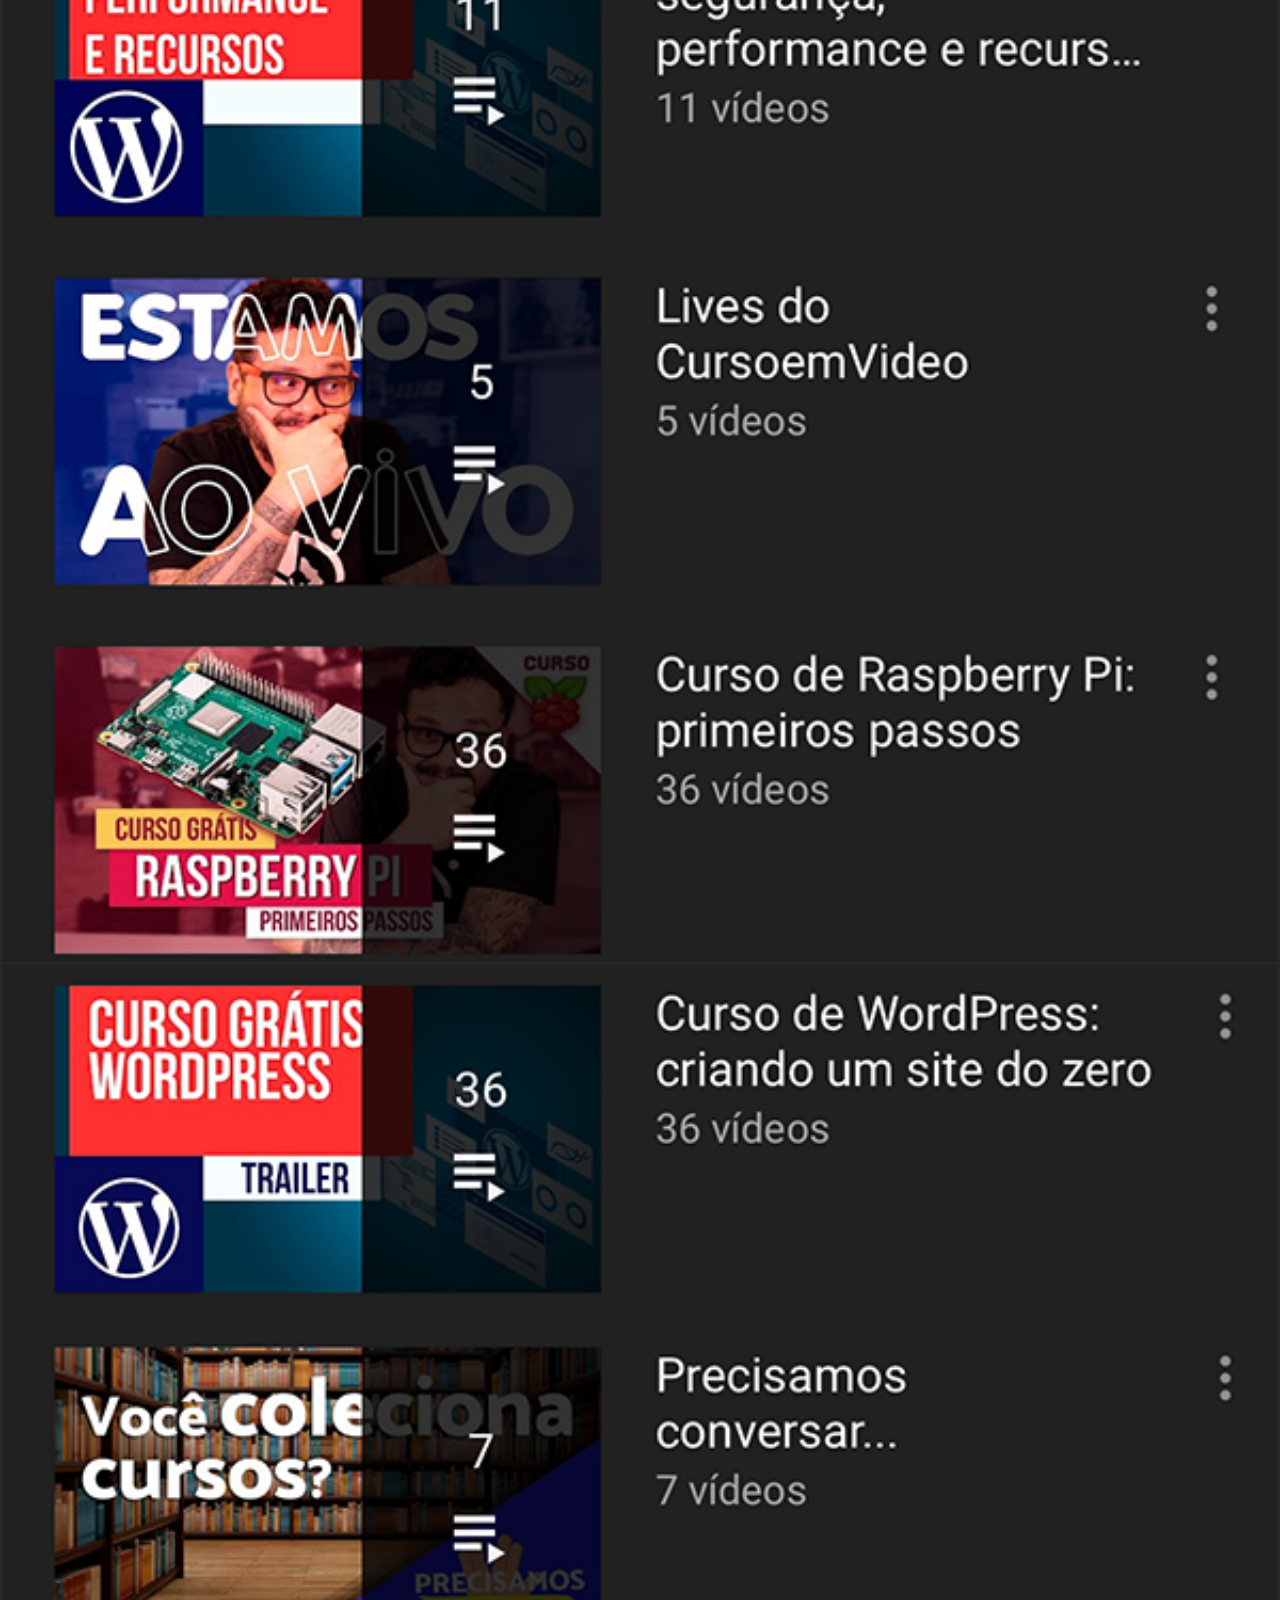
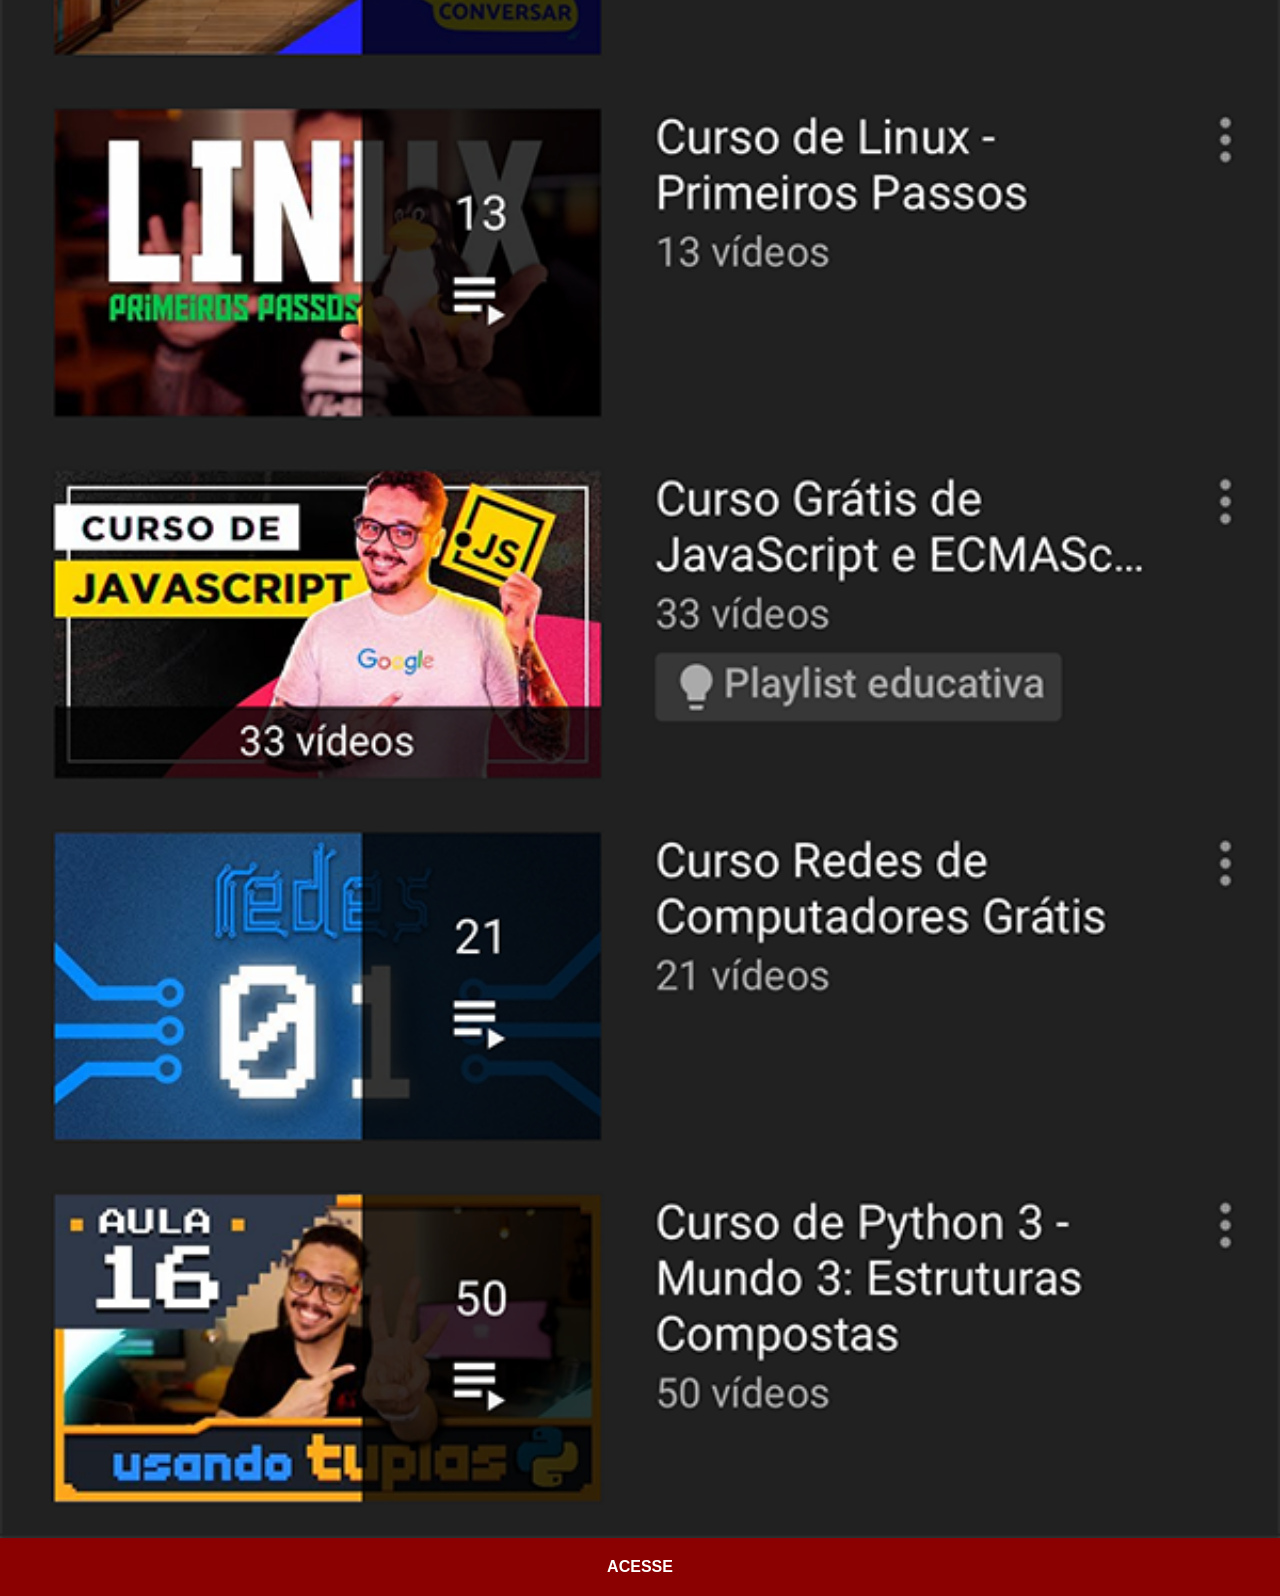
<file: youtube.html>
<!DOCTYPE html>
<html lang="pt-br">
<head>
    <meta charset="UTF-8">
    <meta name="viewport" content="width=device-width, initial-scale=1.0">
    <title>YouTube</title>
    <link rel="stylesheet" href="estilos/social.css">
    <style>

        

    </style>
</head>
<body>
    <img src="imagens/tela-youtube.png"alt="Youtube">
    <a href="https://www.youtube.com/@cursoemvideo/playlists" target="_blank">ACESSE</a>
</body>
</html>
</file>
<file: estilos/style.css>
@charset "UTF-8";

*{
    margin: 0px;
    padding: 0px;
    font-family: Arial, Helvetica, sans-serif;
}

html,body{
    height: 100vh;
    width: 100vw;
    background-color: black;
}

body{
    background: url("../imagens/fundo-madeira.jpg") no-repeat top center;
    background-size: cover;
    background-attachment: fixed;
}

main{
    position: relative;
    height: 100vh;
}

section#telefone{
    position: absolute;
    top: 50%;
    left: 50%;
    transform: translate(-50%, -50%);

    height: 627px;
    width: 311px;
    background: url("../imagens/frame-iphone.png") no-repeat;;
}

iframe#tela{
    position: relative;
    top:80px;
    left: 22px;
    width: 270px;
    height: 471px;
}

section#redes-sociais{
    text-align: right;
}

section#redes-sociais img{
    width: 50px;
    margin: 10px;
    border-radius: 50%;
    box-shadow: 2px 2px 5px rgba(0, 0, 0, 0.39);
    box-sizing: border-box;
}

section#redes-sociais img:hover{
    border: 2px solid rgba(255, 255, 255, 0.677);
    transform: translate(-3px, -3px);
    box-shadow: 5px 5px 10px rgba(0, 0, 0, 0.663);
    transition: transform .5s, border 1s;
}
</file>
<file: estilos/social.css>
@charset "UTF-8";

* {
    margin: 0px;
    padding: 0px;
    font-family: Arial, Helvetica, sans-serif;
}

::-webkit-scrollbar {
    width: 0px;
    height: 0px;
}

img {
    width: 100vw;
     display: block;
    margin-bottom: 0px;
}

a {
    display: block;
    background-color: darkred;
    color: white;
    padding: 20px;
    text-align: center;
    font-weight: bolder;
    text-decoration: none;
}

a:hover {
    background-color: red;
}
</file>
